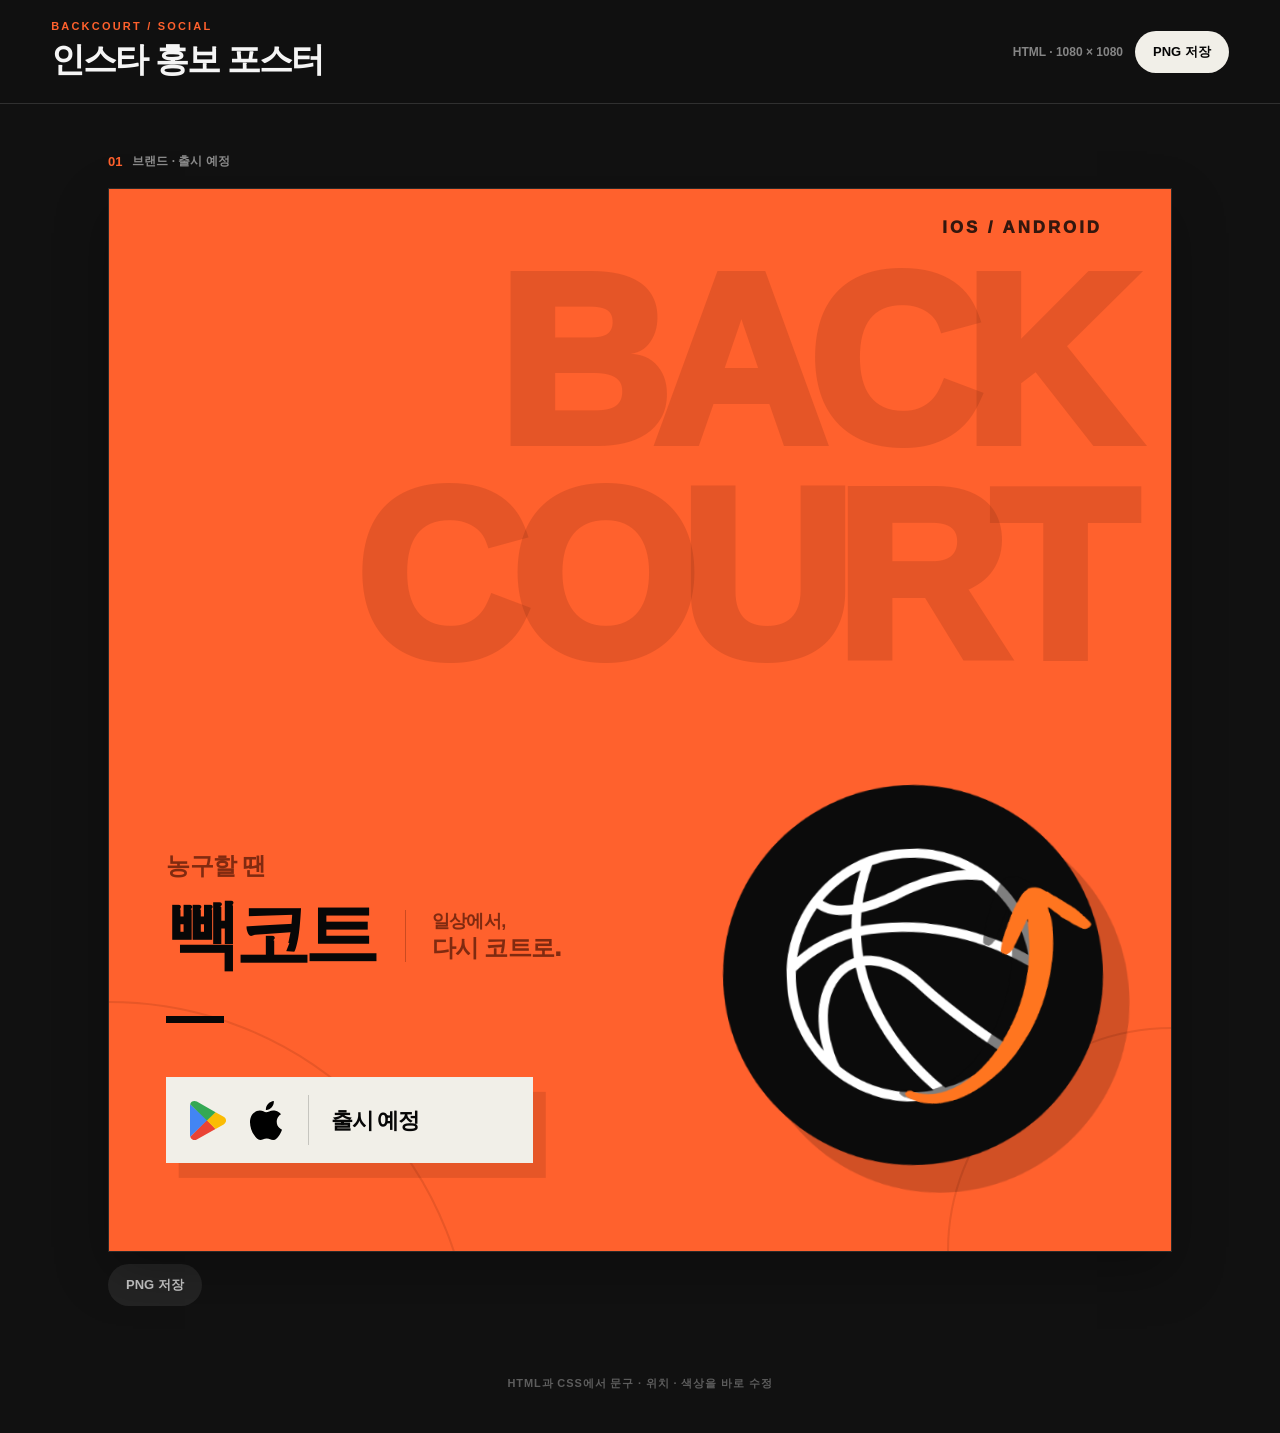
<file: Backcourt-Social/index.html>
<!doctype html>
<html lang="ko">
  <head>
    <meta charset="UTF-8" />
    <meta name="viewport" content="width=device-width, initial-scale=1.0" />
    <meta name="theme-color" content="#111111" />
    <title>빽코트 홍보 포스터</title>
    <link rel="stylesheet" href="./styles.css?v=14" />
  </head>
  <body>
    <header class="studio-header">
      <div>
        <p>BACKCOURT / SOCIAL</p>
        <h1>인스타 홍보 포스터</h1>
      </div>
      <div class="header-actions">
        <span>HTML · 1080 × 1080</span>
        <a href="./exports/backcourt-instagram-01.png" download>PNG 저장</a>
      </div>
    </header>

    <main class="board">
      <article class="creative">
        <div class="creative-meta"><b>01</b><span>브랜드 · 출시 예정</span></div>
        <div class="poster-shell">
          <section class="poster" aria-label="빽코트 출시 예정 홍보 포스터">
            <div class="back-type" aria-hidden="true"><span>BACK</span><span>COURT</span></div>
            <div class="platform">IOS / ANDROID</div>

            <div class="copy">
              <p class="kicker">농구할 땐</p>
              <div class="title-row">
                <h2>빽코트</h2>
                <p class="title-slogan">일상에서,<br /><strong>다시 코트로.</strong></p>
              </div>
              <i aria-hidden="true"></i>
              <div class="launch">
                <div class="store-marks" aria-label="Google Play 및 App Store">
                  <img class="google-play-logo" src="./assets/google-play-logo.svg" alt="Google Play" />
                  <img class="apple-logo" src="./assets/apple-logo.svg" alt="Apple" />
                </div>
                <strong>출시 예정</strong>
              </div>
            </div>

            <img class="hero-icon" src="./assets/app-icon.png" alt="빽코트 앱 아이콘" />
            <div class="court-lines" aria-hidden="true"><i></i><b></b></div>
          </section>
        </div>
        <a class="download" href="./exports/backcourt-instagram-01.png" download>PNG 저장</a>
      </article>
    </main>

    <footer>HTML과 CSS에서 문구 · 위치 · 색상을 바로 수정</footer>
    <script src="./poster.js?v=1"></script>
  </body>
</html>
</file>
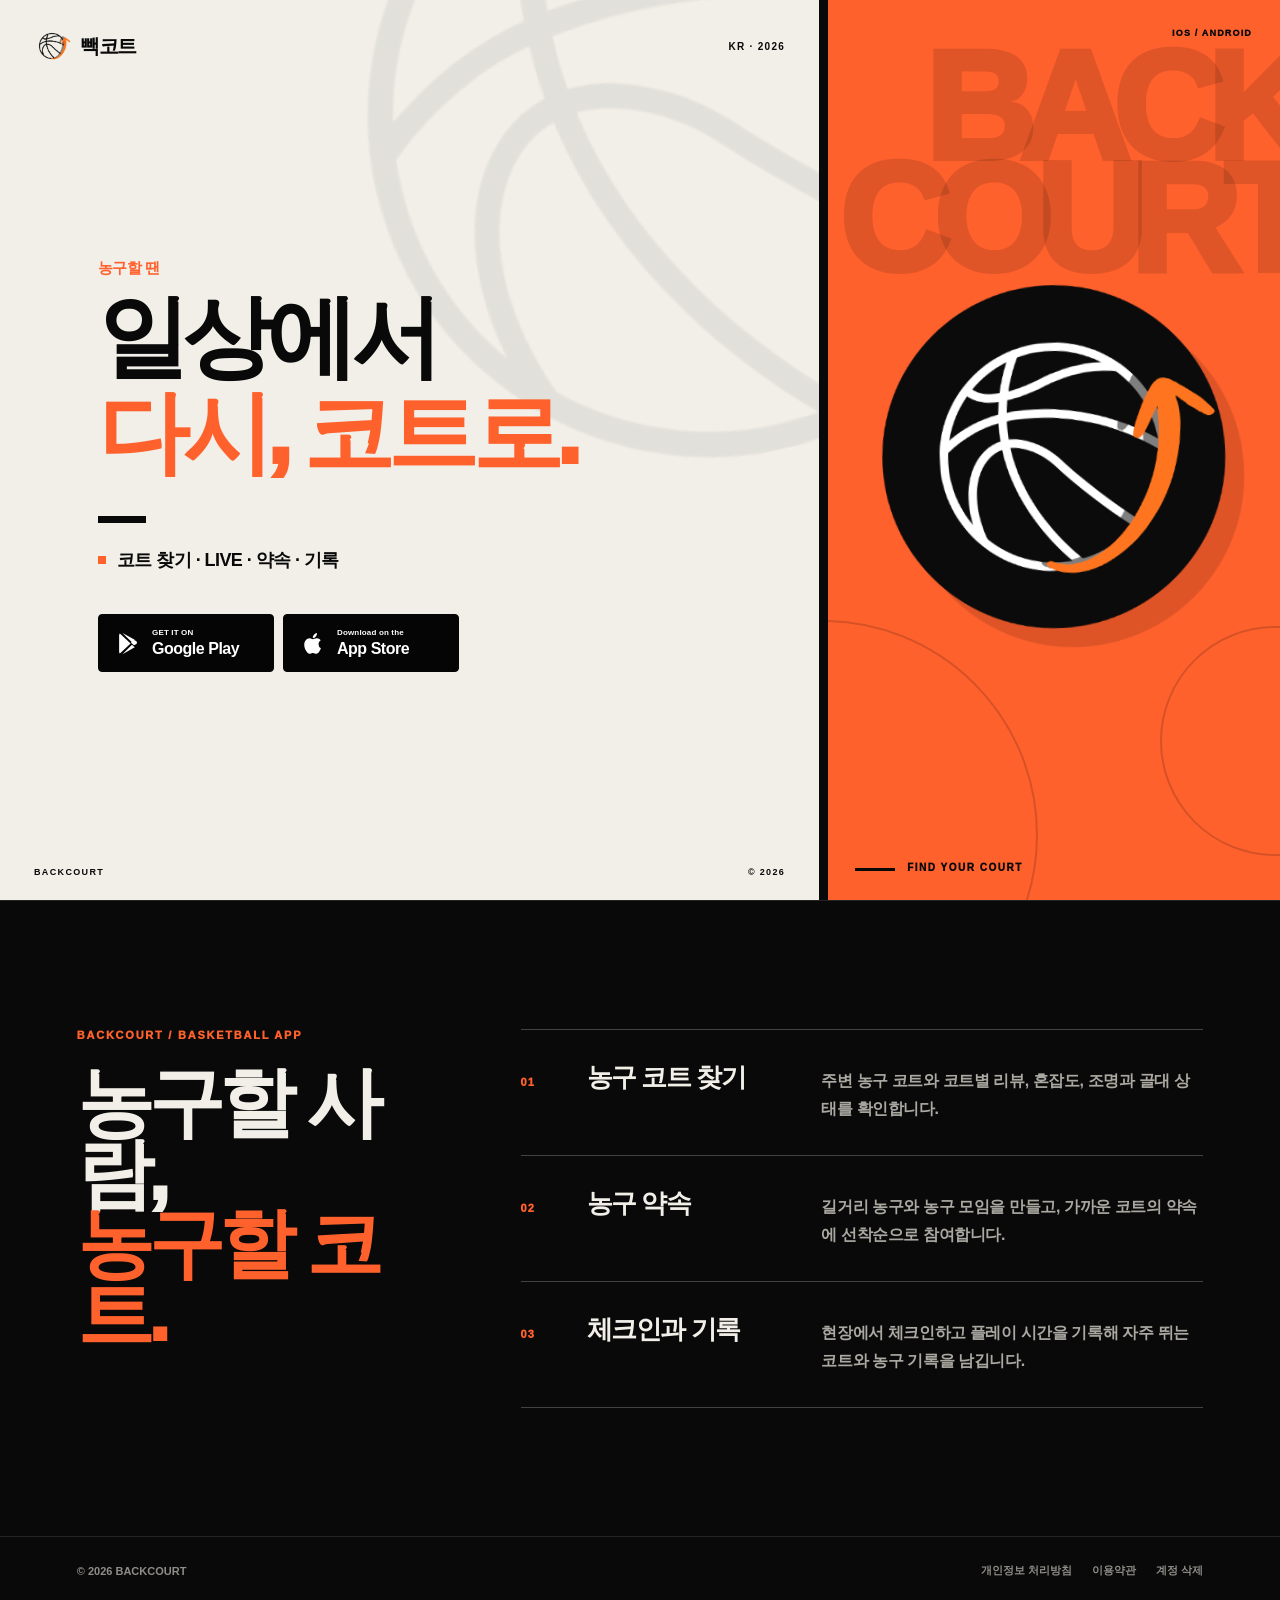
<file: Backcourt-Web/index.html>
<!doctype html>
<html lang="ko">
  <head>
    <meta charset="UTF-8" />
    <meta name="viewport" content="width=device-width, initial-scale=1.0" />
    <meta name="theme-color" content="#f1efe8" />
    <meta name="application-name" content="빽코트" />
    <meta name="apple-mobile-web-app-title" content="빽코트" />
    <meta name="robots" content="index, follow, max-image-preview:large" />
    <meta name="description" content="주변 농구 코트 찾기부터 농구 약속, 길거리 농구 모임, 현장 LIVE와 체크인 기록까지. 농구할 땐 빽코트." />
    <link rel="canonical" href="https://backcourt.kro.kr/" />
    <meta property="og:site_name" content="빽코트" />
    <meta property="og:locale" content="ko_KR" />
    <meta property="og:title" content="빽코트 | 농구 코트 찾기·농구 약속·농구 앱" />
    <meta property="og:description" content="주변 농구 코트 찾기부터 농구 약속, 길거리 농구 모임, 현장 LIVE와 체크인 기록까지." />
    <meta property="og:type" content="website" />
    <meta property="og:url" content="https://backcourt.kro.kr/" />
    <meta property="og:image" content="https://backcourt.kro.kr/assets/icon.png?v=5" />
    <meta property="og:image:alt" content="빽코트 앱 아이콘" />
    <meta name="twitter:card" content="summary" />
    <meta name="twitter:title" content="빽코트 | 농구 코트 찾기·농구 약속·농구 앱" />
    <meta name="twitter:description" content="일상에서, 다시 코트로. 농구할 땐 빽코트." />
    <meta name="twitter:image" content="https://backcourt.kro.kr/assets/icon.png?v=5" />
    <title>빽코트 | 농구 코트 찾기·농구 약속·농구 앱</title>
    <link rel="icon" type="image/png" sizes="96x96" href="/favicon.png?v=5" />
    <link rel="shortcut icon" href="/favicon.png?v=5" />
    <link rel="apple-touch-icon" sizes="180x180" href="/apple-touch-icon.png?v=5" />
    <link rel="stylesheet" href="./styles.css?v=18" />
    <script type="application/ld+json">
      {
        "@context": "https://schema.org",
        "@graph": [
          {
            "@type": "Organization",
            "@id": "https://backcourt.kro.kr/#organization",
            "name": "빽코트",
            "alternateName": "Backcourt",
            "url": "https://backcourt.kro.kr/",
            "logo": {
              "@type": "ImageObject",
              "url": "https://backcourt.kro.kr/icon-192.png?v=5",
              "width": 192,
              "height": 192
            }
          },
          {
            "@type": "WebSite",
            "@id": "https://backcourt.kro.kr/#website",
            "url": "https://backcourt.kro.kr/",
            "name": "빽코트",
            "alternateName": ["Backcourt", "backcourt.kro.kr"],
            "description": "주변 농구 코트 찾기부터 농구 약속, 길거리 농구 모임, 현장 LIVE와 체크인 기록까지.",
            "publisher": { "@id": "https://backcourt.kro.kr/#organization" },
            "inLanguage": "ko-KR"
          },
          {
            "@type": "SoftwareApplication",
            "@id": "https://backcourt.kro.kr/#app",
            "name": "빽코트",
            "alternateName": "Backcourt",
            "url": "https://backcourt.kro.kr/",
            "applicationCategory": "SportsApplication",
            "operatingSystem": "Android, iOS",
            "description": "농구 코트 찾기, 농구 약속, 농구 모임, 현장 LIVE, 체크인과 플레이 기록을 제공하는 농구 앱",
            "keywords": "농구 앱, 농구 코트, 농구 약속, 농구 모임, 길거리 농구, 농구 체크인",
            "featureList": [
              "주변 농구 코트 찾기",
              "코트별 현장 LIVE와 리뷰",
              "선착순 농구 약속과 농구 모임",
              "GPS 체크인과 플레이 기록"
            ]
          }
        ]
      }
    </script>
  </head>
  <body>
    <main class="poster">
      <section class="copy-panel">
        <header>
          <a class="brand" href="/" aria-label="빽코트 홈">
            <img src="./assets/brand-mark-on-light.png" alt="" />
            <strong>빽코트</strong>
          </a>
          <span class="edition">KR · 2026</span>
        </header>

        <img class="ghost-ball" src="./assets/basketball-outline.png?v=1" alt="" aria-hidden="true" />

        <div class="hero-copy">
          <p class="kicker">농구할 땐</p>
          <h1>일상에서<br /><span>다시, 코트로.</span></h1>
          <div class="rule" aria-hidden="true"></div>
          <p class="subcopy">코트 찾기 · LIVE · 약속 · 기록</p>

          <div class="store-buttons" aria-label="앱 다운로드" data-nosnippet>
            <button class="store-button" type="button" data-store="Google Play">
              <svg viewBox="0 0 24 24" aria-hidden="true"><path d="M3.7 2.4 14 12 3.7 21.6a2.6 2.6 0 0 1-.7-1.8V4.2c0-.7.3-1.3.7-1.8Zm11.6 10.8 2.7 2.5L6.2 22.2l9.1-9Zm3.9-3.6c.6.3 1 .9 1 1.5s-.4 1.2-1 1.5l-2 1.1-2.9-2.7 2.9-2.7 2 1.3ZM6.2 1.8 18 8.3l-2.7 2.5-9.1-9Z"/></svg>
              <span><small>GET IT ON</small>Google Play</span>
            </button>
            <button class="store-button" type="button" data-store="App Store">
              <svg viewBox="0 0 24 24" aria-hidden="true"><path d="M16.8 12.8c0-2.6 2.1-3.8 2.2-3.9a4.7 4.7 0 0 0-3.7-2c-1.6-.2-3.1.9-3.9.9-.8 0-2-.9-3.3-.8a4.9 4.9 0 0 0-4.1 2.5c-1.8 3-.5 7.5 1.2 10 .8 1.2 1.8 2.5 3.1 2.4 1.2-.1 1.7-.8 3.2-.8s1.9.8 3.2.8c1.3 0 2.2-1.2 3-2.4a10.7 10.7 0 0 0 1.4-2.9 4.4 4.4 0 0 1-2.3-3.8ZM14.3 5.3A4.5 4.5 0 0 0 15.4 2a4.6 4.6 0 0 0-3 1.6 4.2 4.2 0 0 0-1.1 3.2 3.8 3.8 0 0 0 3-1.5Z"/></svg>
              <span><small>Download on the</small>App Store</span>
            </button>
          </div>
        </div>

        <footer data-nosnippet><span>BACKCOURT</span><span>© 2026</span></footer>
      </section>

      <section class="visual-panel" aria-label="빽코트" data-nosnippet>
        <span class="visual-meta">IOS / ANDROID</span>
        <p class="visual-word" aria-hidden="true">BACK<br />COURT</p>
        <div class="mark-wrap"><img src="./assets/icon.png?v=5" alt="빽코트" /></div>
        <span class="visual-caption">FIND YOUR COURT</span>
        <div class="court-markings" aria-hidden="true"><i></i><b></b></div>
      </section>
    </main>

    <section id="about" class="about" aria-labelledby="about-title">
      <div class="about__head">
        <p>BACKCOURT / BASKETBALL APP</p>
        <h2 id="about-title">농구할 사람,<br /><span>농구할 코트.</span></h2>
      </div>
      <div class="about__items">
        <article>
          <span>01</span>
          <h3>농구 코트 찾기</h3>
          <p>주변 농구 코트와 코트별 리뷰, 혼잡도, 조명과 골대 상태를 확인합니다.</p>
        </article>
        <article>
          <span>02</span>
          <h3>농구 약속</h3>
          <p>길거리 농구와 농구 모임을 만들고, 가까운 코트의 약속에 선착순으로 참여합니다.</p>
        </article>
        <article>
          <span>03</span>
          <h3>체크인과 기록</h3>
          <p>현장에서 체크인하고 플레이 시간을 기록해 자주 뛰는 코트와 농구 기록을 남깁니다.</p>
        </article>
      </div>
    </section>
    <footer class="site-footer">
      <span>© 2026 BACKCOURT</span>
      <nav aria-label="정책">
        <a href="/privacy/">개인정보 처리방침</a>
        <a href="/terms/">이용약관</a>
        <a href="/delete-account/">계정 삭제</a>
      </nav>
    </footer>
    <div id="store-toast" class="store-toast" role="status" aria-live="polite"></div>
    <script src="./app.js?v=1"></script>
  </body>
</html>
</file>
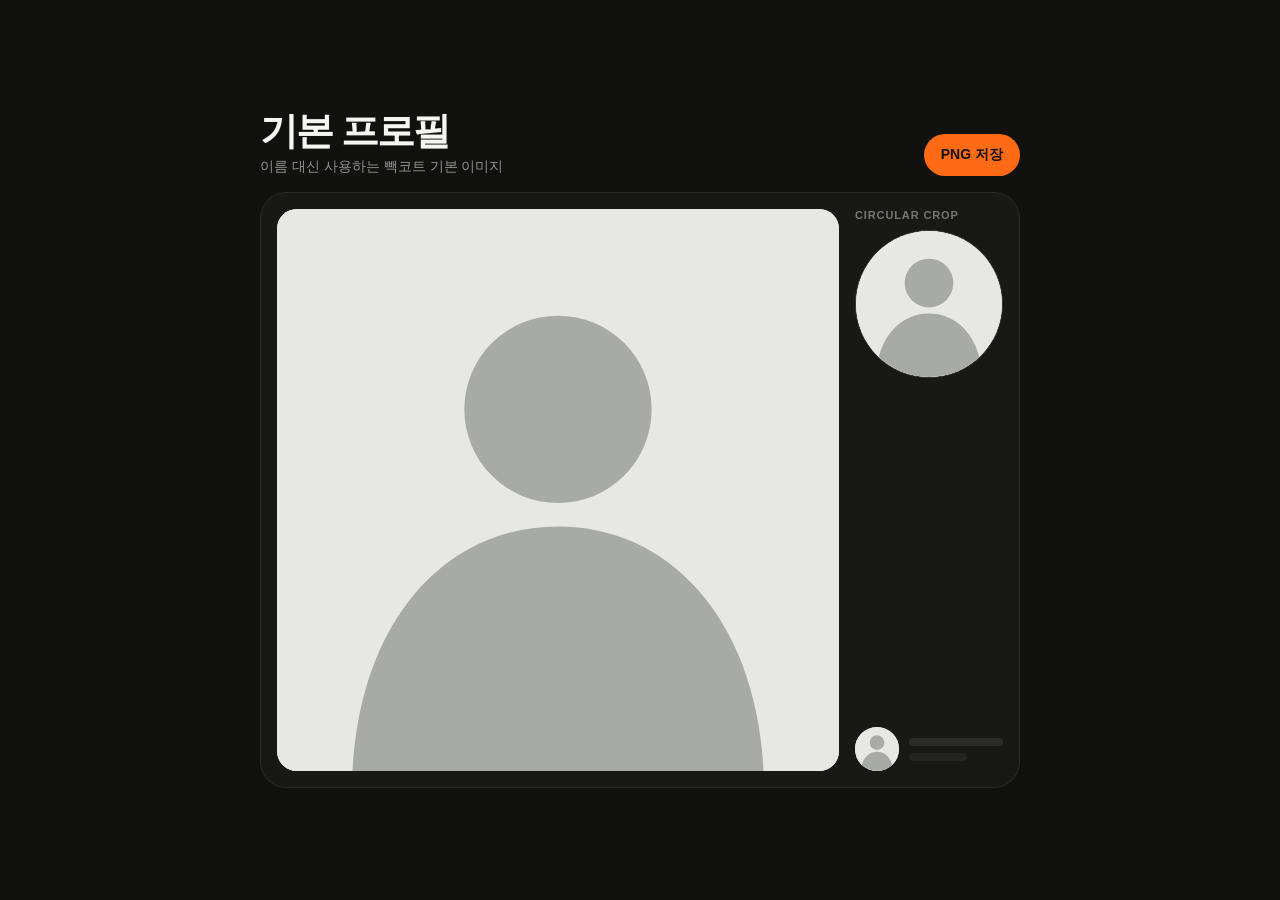
<file: Backcourt-Social/default-profile.html>
<!doctype html>
<html lang="ko">
  <head>
    <meta charset="utf-8" />
    <meta name="viewport" content="width=device-width, initial-scale=1" />
    <title>빽코트 기본 프로필</title>
    <style>
      :root {
        color-scheme: dark;
        font-family: Pretendard, -apple-system, BlinkMacSystemFont, "Segoe UI", sans-serif;
        background: #11110f;
        color: #f5f5f1;
      }

      * { box-sizing: border-box; }
      body { min-height: 100vh; margin: 0; display: grid; place-items: center; padding: 32px; }
      main { width: min(760px, 100%); }
      .top { display: flex; align-items: end; justify-content: space-between; gap: 20px; margin-bottom: 16px; }
      h1 { margin: 0; font-size: clamp(24px, 4vw, 38px); line-height: 1; letter-spacing: -0.05em; }
      p { margin: 8px 0 0; color: #91918b; font-size: 14px; }
      button { flex: 0 0 auto; border: 0; border-radius: 999px; padding: 12px 17px; background: #ff6a14; color: #11110f; font: inherit; font-size: 14px; font-weight: 800; cursor: pointer; }
      .board { display: grid; grid-template-columns: minmax(0, 1fr) 148px; gap: 16px; padding: 16px; border: 1px solid #2a2a27; border-radius: 26px; background: #181816; }
      .avatar { overflow: hidden; aspect-ratio: 1; border-radius: 20px; background: #ebece8; }
      .avatar svg, .circle svg, .mini svg { display: block; width: 100%; height: 100%; }
      .samples { display: flex; flex-direction: column; justify-content: space-between; gap: 18px; }
      .sample-label { margin-bottom: 9px; color: #777772; font-size: 11px; font-weight: 700; letter-spacing: 0.08em; text-transform: uppercase; }
      .circle { overflow: hidden; width: 100%; aspect-ratio: 1; border: 1px solid #32322f; border-radius: 50%; background: #ebece8; }
      .mini-row { display: flex; align-items: center; gap: 10px; }
      .mini { overflow: hidden; width: 44px; aspect-ratio: 1; border-radius: 50%; background: #ebece8; }
      .lines { display: grid; gap: 7px; flex: 1; }
      .line { height: 8px; border-radius: 10px; background: #2b2b28; }
      .line:last-child { width: 62%; background: #242421; }

      @media (max-width: 620px) {
        body { padding: 20px; }
        .top { align-items: center; }
        .board { grid-template-columns: 1fr; }
        .samples { flex-direction: row; align-items: center; }
        .circle { width: 110px; }
        .sample-label { display: none; }
        .mini-row { flex: 1; }
      }

      body.export { display: block; padding: 0; background: #ebece8; }
      body.export main { width: 100vw; }
      body.export .top, body.export .samples { display: none; }
      body.export .board { display: block; padding: 0; border: 0; border-radius: 0; }
      body.export .avatar { width: 100vw; height: 100vh; border-radius: 0; }
    </style>
  </head>
  <body>
    <main>
      <div class="top">
        <div>
          <h1>기본 프로필</h1>
          <p>이름 대신 사용하는 빽코트 기본 이미지</p>
        </div>
        <button id="download" type="button">PNG 저장</button>
      </div>

      <section class="board">
        <div class="avatar" data-avatar></div>
        <aside class="samples">
          <div>
            <div class="sample-label">circular crop</div>
            <div class="circle" data-avatar></div>
          </div>
          <div class="mini-row">
            <div class="mini" data-avatar></div>
            <div class="lines" aria-hidden="true"><div class="line"></div><div class="line"></div></div>
          </div>
        </aside>
      </section>
    </main>

    <template id="avatar-template">
      <svg xmlns="http://www.w3.org/2000/svg" viewBox="0 0 1080 1080" role="img" aria-label="빽코트 기본 프로필 이미지">
        <rect width="1080" height="1080" fill="#E7E7E4"/>
        <circle cx="540" cy="385" r="180" fill="#A8AAA6"/>
        <path fill="#A8AAA6" d="M145 1080c15-292 181-470 395-470s380 178 395 470H145Z"/>
      </svg>
    </template>

    <script>
      const template = document.querySelector('#avatar-template');
      document.querySelectorAll('[data-avatar]').forEach((target) => target.append(template.content.cloneNode(true)));
      if (new URLSearchParams(location.search).has('export')) document.body.classList.add('export');
      document.querySelector('#download').addEventListener('click', () => {
        const svg = template.content.querySelector('svg').cloneNode(true);
        svg.setAttribute('width', '2048');
        svg.setAttribute('height', '2048');
        const source = new XMLSerializer().serializeToString(svg);
        const url = URL.createObjectURL(new Blob([source], { type: 'image/svg+xml;charset=utf-8' }));
        const image = new Image();
        image.onload = () => {
          const canvas = document.createElement('canvas');
          canvas.width = 2048;
          canvas.height = 2048;
          canvas.getContext('2d').drawImage(image, 0, 0, 2048, 2048);
          URL.revokeObjectURL(url);
          const link = document.createElement('a');
          link.download = 'backcourt-default-profile.png';
          link.href = canvas.toDataURL('image/png');
          link.click();
        };
        image.src = url;
      });
    </script>
  </body>
</html>
</file>
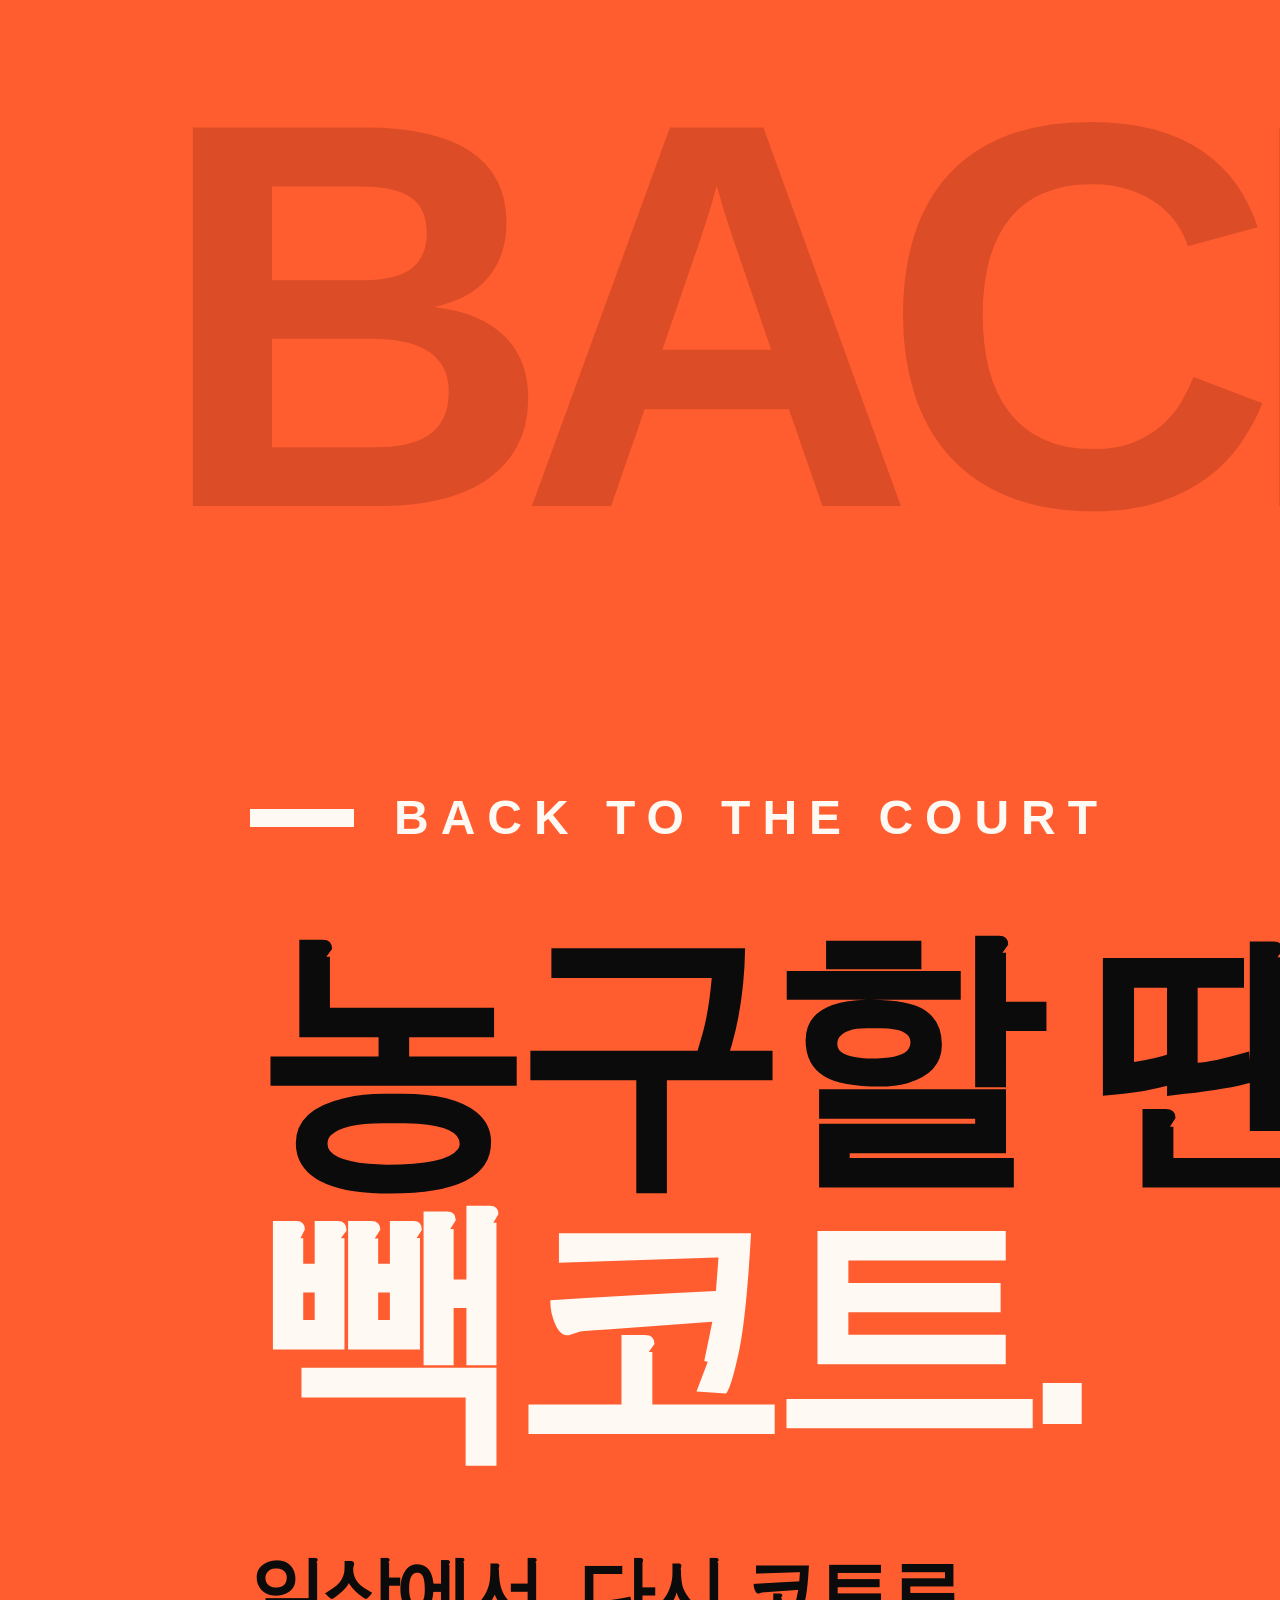
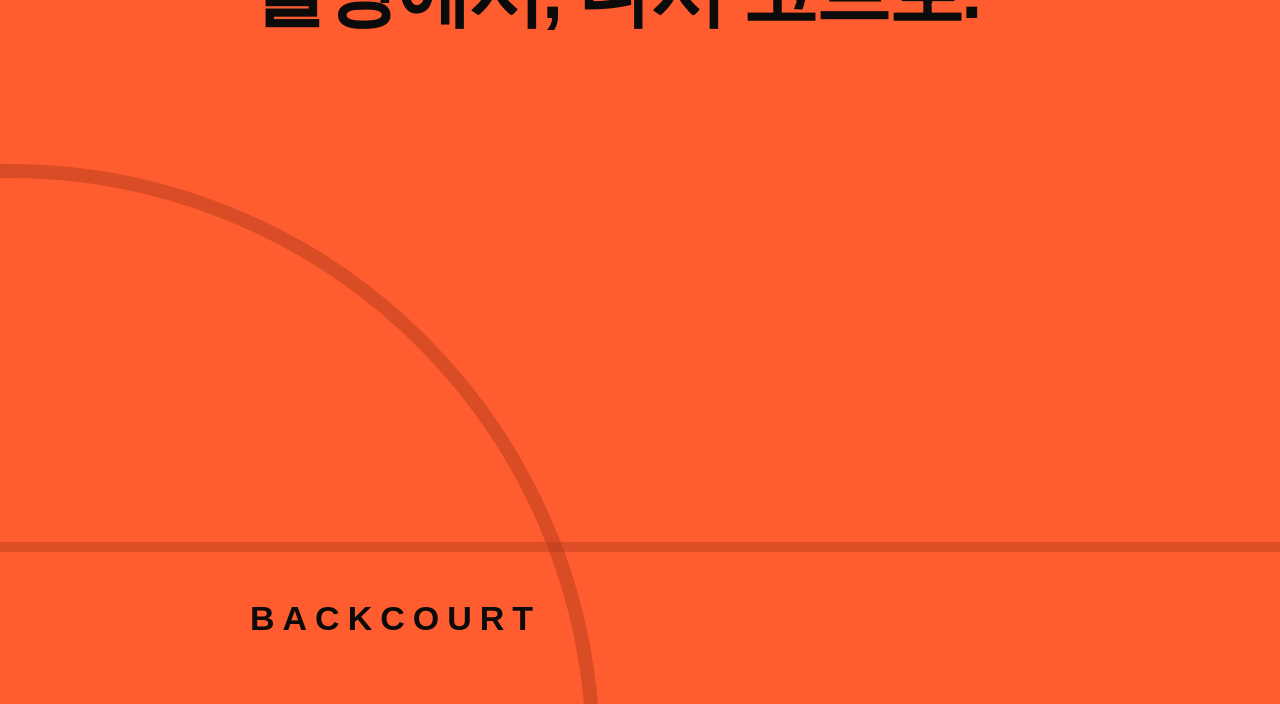
<file: Backcourt-Social/developer-header.html>
<!doctype html>
<html lang="ko">
  <head>
    <meta charset="UTF-8" />
    <meta name="viewport" content="width=device-width, initial-scale=1" />
    <title>빽코트 개발자 계정 헤더</title>
    <style>
      * { box-sizing: border-box; }
      html, body { margin: 0; width: 100%; min-height: 100%; background: #111; }
      body { display: grid; place-items: center; }

      .canvas {
        position: relative;
        width: 4096px;
        height: 2304px;
        overflow: hidden;
        background: #ff5d2f;
        color: #0b0b0b;
        font-family: "Apple SD Gothic Neo", "Noto Sans KR", Arial, sans-serif;
      }

      .back-word {
        position: absolute;
        top: 90px;
        left: 156px;
        margin: 0;
        color: #dc4d27;
        font-family: "Arial Black", Arial, sans-serif;
        font-size: 550px;
        font-weight: 900;
        line-height: .82;
        letter-spacing: -35px;
        white-space: nowrap;
      }

      .copy {
        position: absolute;
        left: 250px;
        top: 790px;
        z-index: 3;
      }

      .eyebrow {
        display: flex;
        align-items: center;
        gap: 40px;
        margin: 0 0 78px;
        color: #fff9f3;
        font-family: "Arial Black", Arial, sans-serif;
        font-size: 48px;
        font-weight: 900;
        letter-spacing: 12px;
      }

      .eyebrow::before {
        content: "";
        width: 104px;
        height: 18px;
        background: #fff9f3;
      }

      h1 {
        margin: 0;
        font-size: 276px;
        font-weight: 900;
        line-height: .98;
        letter-spacing: -18px;
      }

      h1 span { color: #fff9f3; }

      .tagline {
        margin: 78px 0 0;
        font-size: 76px;
        font-weight: 800;
        letter-spacing: -3px;
      }

      .logo-wrap {
        position: absolute;
        z-index: 2;
        width: 1240px;
        height: 1240px;
        right: 270px;
        top: 620px;
        border-radius: 50%;
        background: #0b0b0b;
        box-shadow: 72px 72px 0 rgba(164, 54, 25, .38);
      }

      .logo-wrap img {
        display: block;
        width: 100%;
        height: 100%;
        border-radius: 50%;
      }

      .meta {
        position: absolute;
        right: 260px;
        top: 185px;
        z-index: 4;
        font-family: "Arial Black", Arial, sans-serif;
        font-size: 48px;
        font-weight: 900;
        letter-spacing: 12px;
      }

      .court-line {
        position: absolute;
        border: 14px solid rgba(175, 57, 27, .48);
        border-radius: 50%;
      }

      .court-line.left {
        width: 1180px;
        height: 1180px;
        left: -580px;
        bottom: -640px;
      }

      .court-line.right {
        width: 1280px;
        height: 1280px;
        right: -640px;
        bottom: -520px;
      }

      .baseline {
        position: absolute;
        left: 0;
        right: 0;
        bottom: 152px;
        height: 10px;
        background: rgba(175, 57, 27, .42);
      }

      .foot {
        position: absolute;
        z-index: 3;
        left: 250px;
        right: 250px;
        bottom: 66px;
        display: flex;
        justify-content: space-between;
        font-family: "Arial Black", Arial, sans-serif;
        font-size: 34px;
        font-weight: 900;
        letter-spacing: 8px;
      }
    </style>
  </head>
  <body>
    <main class="canvas" aria-label="빽코트 개발자 계정 헤더">
      <p class="back-word" aria-hidden="true">BACKCOURT</p>
      <span class="meta">BASKETBALL / KR</span>

      <section class="copy">
        <p class="eyebrow">BACK TO THE COURT</p>
        <h1>농구할 땐,<br /><span>빽코트.</span></h1>
        <p class="tagline">일상에서, 다시 코트로.</p>
      </section>

      <div class="logo-wrap">
        <img src="../Backcourt-img/app-icon-square-1024.png" alt="빽코트 로고" />
      </div>

      <i class="court-line left" aria-hidden="true"></i>
      <i class="court-line right" aria-hidden="true"></i>
      <i class="baseline" aria-hidden="true"></i>
      <footer class="foot"><span>BACKCOURT</span><span>© 2026</span></footer>
    </main>
  </body>
</html>
</file>
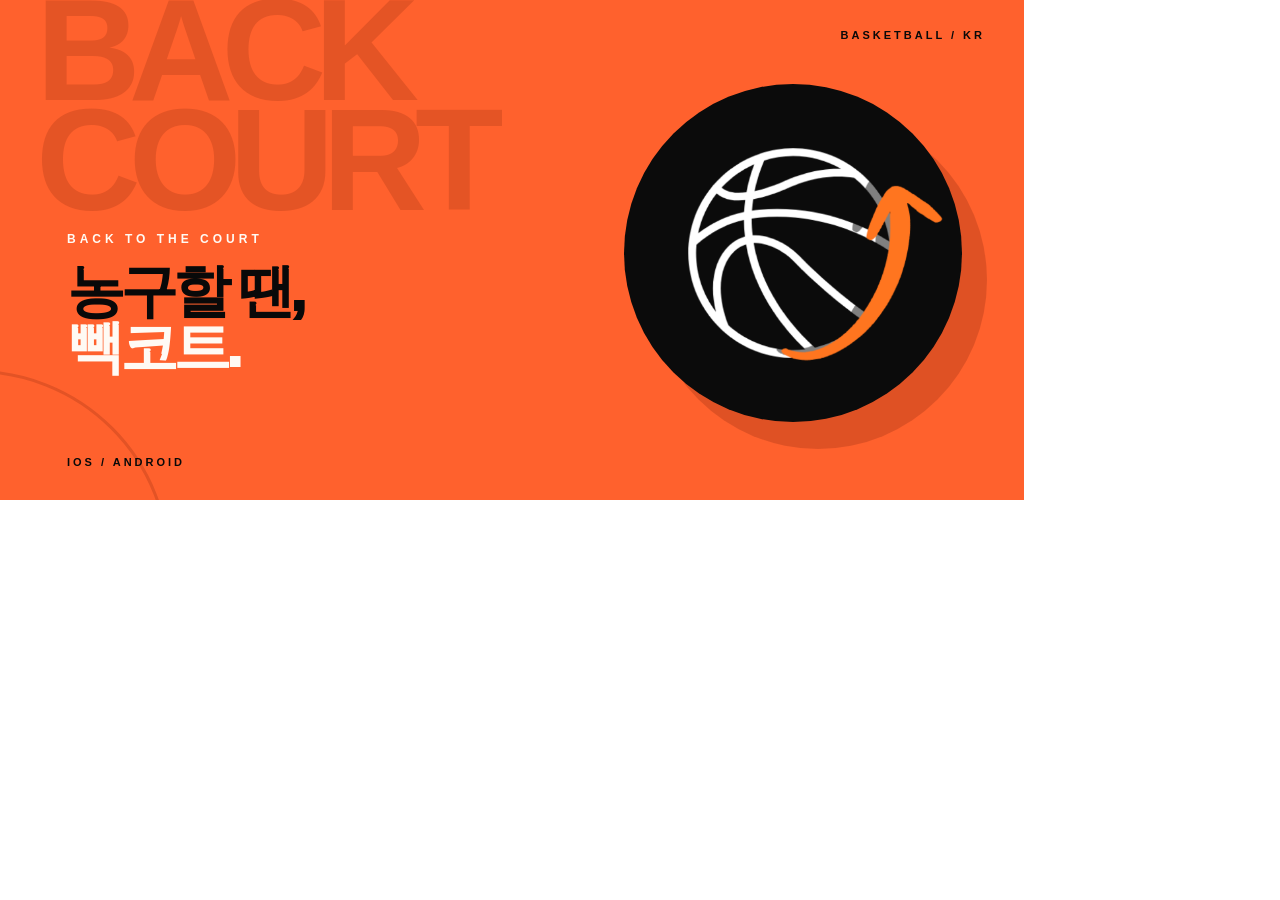
<file: Backcourt-Social/google-play-feature.html>
<!doctype html>
<html lang="ko">
  <head>
    <meta charset="UTF-8" />
    <meta name="viewport" content="width=1024, initial-scale=1" />
    <title>빽코트 Google Play 그래픽</title>
    <style>
      * { box-sizing: border-box; }
      html, body { margin: 0; width: 1024px; height: 500px; overflow: hidden; }
      .canvas {
        position: relative;
        width: 1024px;
        height: 500px;
        overflow: hidden;
        color: #090909;
        background: #ff612d;
        font-family: "Apple SD Gothic Neo", "Noto Sans KR", Arial, sans-serif;
      }
      .back {
        position: absolute;
        top: -5px;
        left: 36px;
        margin: 0;
        color: rgba(105, 27, 7, .18);
        font: 900 145px/.76 "Arial Black", Arial, sans-serif;
        letter-spacing: -12px;
      }
      .copy { position: absolute; z-index: 2; left: 67px; top: 232px; }
      .eyebrow { margin: 0 0 17px; color: #fffaf4; font-size: 12px; font-weight: 900; letter-spacing: 4px; }
      h1 { margin: 0; font-size: 58px; line-height: .96; font-weight: 950; letter-spacing: -5px; }
      h1 span { color: #fffaf4; }
      .line { width: 38px; height: 6px; margin-top: 28px; background: #090909; }
      .logo {
        position: absolute;
        z-index: 2;
        right: 62px;
        top: 84px;
        width: 338px;
        height: 338px;
        border-radius: 50%;
        filter: drop-shadow(25px 27px 0 rgba(137, 39, 14, .27));
      }
      .meta { position: absolute; z-index: 3; top: 29px; right: 39px; font: 900 11px Arial, sans-serif; letter-spacing: 3px; }
      .court { position: absolute; width: 390px; height: 390px; left: -220px; bottom: -260px; border: 3px solid rgba(127, 34, 10, .22); border-radius: 50%; }
      .foot { position: absolute; left: 67px; bottom: 32px; font: 900 11px Arial, sans-serif; letter-spacing: 3px; }
    </style>
  </head>
  <body>
    <main class="canvas">
      <p class="back" aria-hidden="true">BACK<br />COURT</p>
      <span class="meta">BASKETBALL / KR</span>
      <section class="copy">
        <p class="eyebrow">BACK TO THE COURT</p>
        <h1>농구할 땐,<br /><span>빽코트.</span></h1>
        <i class="line" aria-hidden="true"></i>
      </section>
      <img class="logo" src="../Backcourt-img/app-icon-square-1024.png" alt="" />
      <i class="court" aria-hidden="true"></i>
      <span class="foot">IOS / ANDROID</span>
    </main>
  </body>
</html>
</file>
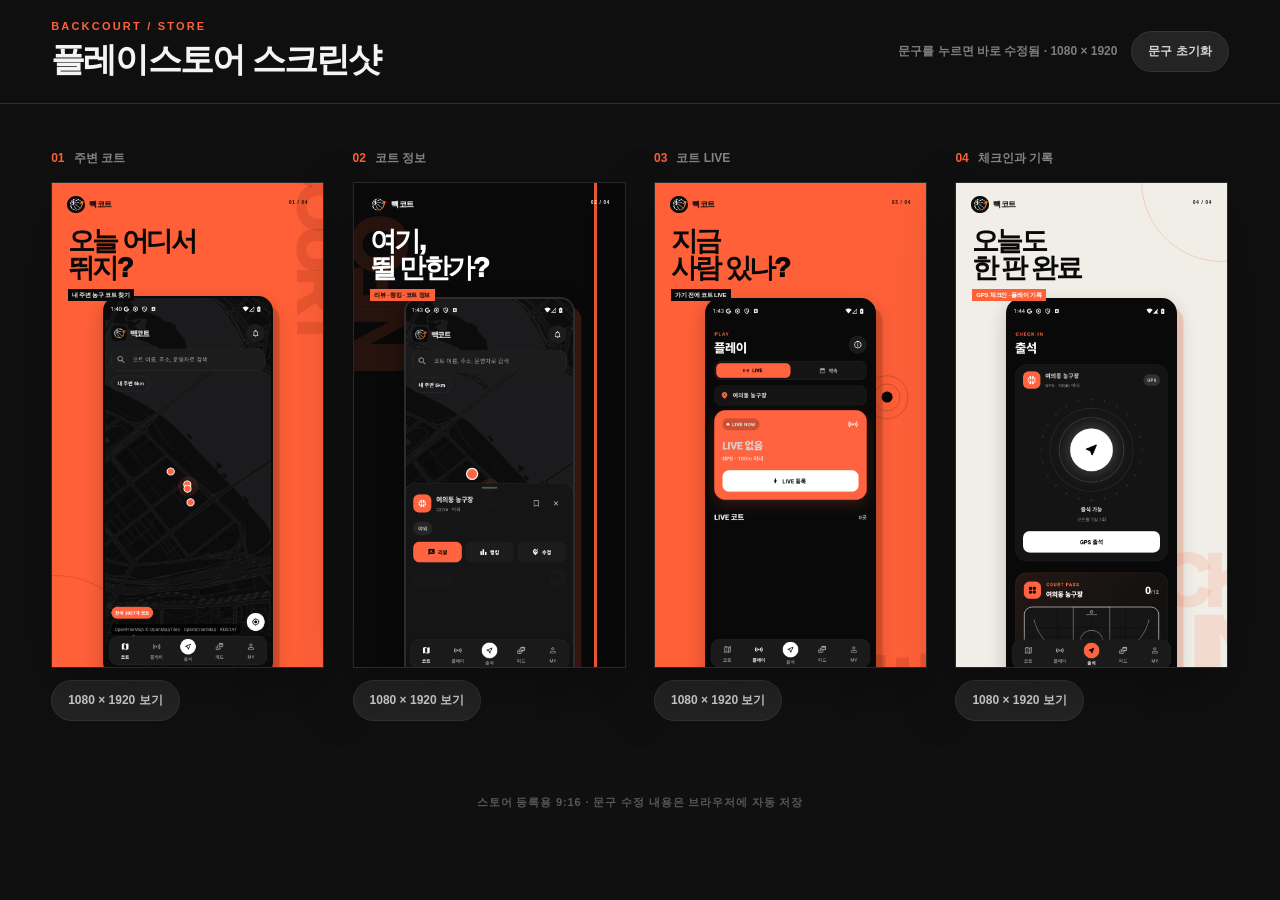
<file: Backcourt-Social/store-screens.html>
<!doctype html>
<html lang="ko">
  <head>
    <meta charset="UTF-8" />
    <meta name="viewport" content="width=device-width, initial-scale=1.0" />
    <meta name="theme-color" content="#101010" />
    <title>빽코트 · 스토어 스크린샷</title>
    <link rel="stylesheet" href="./store-screens.css?v=1" />
  </head>
  <body>
    <header class="studio-header">
      <div>
        <p>BACKCOURT / STORE</p>
        <h1>플레이스토어 스크린샷</h1>
      </div>
      <div class="header-actions">
        <span>문구를 누르면 바로 수정됨 · 1080 × 1920</span>
        <button id="reset-copy" type="button">문구 초기화</button>
      </div>
    </header>

    <main class="board">
      <article class="creative" data-slide="1">
        <div class="creative-meta"><b>01</b><span>주변 코트</span></div>
        <div class="poster-shell">
          <section class="store-shot shot-court" aria-label="내 주변 농구 코트 찾기">
            <div class="shot-brand">
              <img src="./assets/app-icon.png" alt="" />
              <strong>빽코트</strong>
            </div>
            <span class="shot-count">01 / 04</span>
            <div class="giant-type" aria-hidden="true">COURT</div>
            <div class="shot-copy">
              <h2 contenteditable="true" data-edit="court-title">오늘 어디서<br />뛰지?</h2>
              <p contenteditable="true" data-edit="court-sub">내 주변 농구 코트 찾기</p>
            </div>
            <div class="phone phone-map">
              <img src="./assets/play-store-screens/map.png" alt="빽코트 코트 지도 화면" />
            </div>
            <div class="court-line court-line-a" aria-hidden="true"></div>
          </section>
        </div>
        <a class="export-link" href="./store-screens.html?export=1" target="_blank">1080 × 1920 보기</a>
      </article>

      <article class="creative" data-slide="2">
        <div class="creative-meta"><b>02</b><span>코트 정보</span></div>
        <div class="poster-shell">
          <section class="store-shot shot-detail" aria-label="코트 리뷰와 랭킹 정보">
            <div class="shot-brand dark-brand">
              <img src="./assets/app-icon.png" alt="" />
              <strong>빽코트</strong>
            </div>
            <span class="shot-count dark-count">02 / 04</span>
            <div class="giant-type detail-type" aria-hidden="true">INFO</div>
            <div class="shot-copy dark-copy">
              <h2 contenteditable="true" data-edit="detail-title">여기,<br />뛸 만한가?</h2>
              <p contenteditable="true" data-edit="detail-sub">리뷰 · 랭킹 · 코트 정보</p>
            </div>
            <div class="phone phone-detail">
              <img src="./assets/play-store-screens/court-detail.png" alt="빽코트 코트 정보 화면" />
            </div>
            <div class="detail-rule" aria-hidden="true"></div>
          </section>
        </div>
        <a class="export-link" href="./store-screens.html?export=2" target="_blank">1080 × 1920 보기</a>
      </article>

      <article class="creative" data-slide="3">
        <div class="creative-meta"><b>03</b><span>코트 LIVE</span></div>
        <div class="poster-shell">
          <section class="store-shot shot-live" aria-label="코트 현장 LIVE">
            <div class="shot-brand">
              <img src="./assets/app-icon.png" alt="" />
              <strong>빽코트</strong>
            </div>
            <span class="shot-count">03 / 04</span>
            <div class="live-signal" aria-hidden="true"><i></i><i></i><i></i></div>
            <div class="giant-type live-type" aria-hidden="true">LIVE</div>
            <div class="shot-copy">
              <h2 contenteditable="true" data-edit="live-title">지금<br />사람 있나?</h2>
              <p contenteditable="true" data-edit="live-sub">가기 전에 코트 LIVE</p>
            </div>
            <div class="phone phone-live">
              <img src="./assets/play-store-screens/live.png" alt="빽코트 LIVE 화면" />
            </div>
          </section>
        </div>
        <a class="export-link" href="./store-screens.html?export=3" target="_blank">1080 × 1920 보기</a>
      </article>

      <article class="creative" data-slide="4">
        <div class="creative-meta"><b>04</b><span>체크인과 기록</span></div>
        <div class="poster-shell">
          <section class="store-shot shot-checkin" aria-label="GPS 체크인과 플레이 기록">
            <div class="shot-brand">
              <img src="./assets/app-icon.png" alt="" />
              <strong>빽코트</strong>
            </div>
            <span class="shot-count">04 / 04</span>
            <div class="giant-type checkin-type" aria-hidden="true">CHECK<br />IN</div>
            <div class="shot-copy">
              <h2 contenteditable="true" data-edit="checkin-title">오늘도<br />한 판 완료</h2>
              <p contenteditable="true" data-edit="checkin-sub">GPS 체크인 · 플레이 기록</p>
            </div>
            <div class="phone phone-checkin">
              <img src="./assets/play-store-screens/checkin.png" alt="빽코트 체크인 화면" />
            </div>
            <div class="court-line court-line-b" aria-hidden="true"></div>
          </section>
        </div>
        <a class="export-link" href="./store-screens.html?export=4" target="_blank">1080 × 1920 보기</a>
      </article>
    </main>

    <footer>스토어 등록용 9:16 · 문구 수정 내용은 브라우저에 자동 저장</footer>
    <script src="./store-screens.js?v=1"></script>
  </body>
</html>
</file>
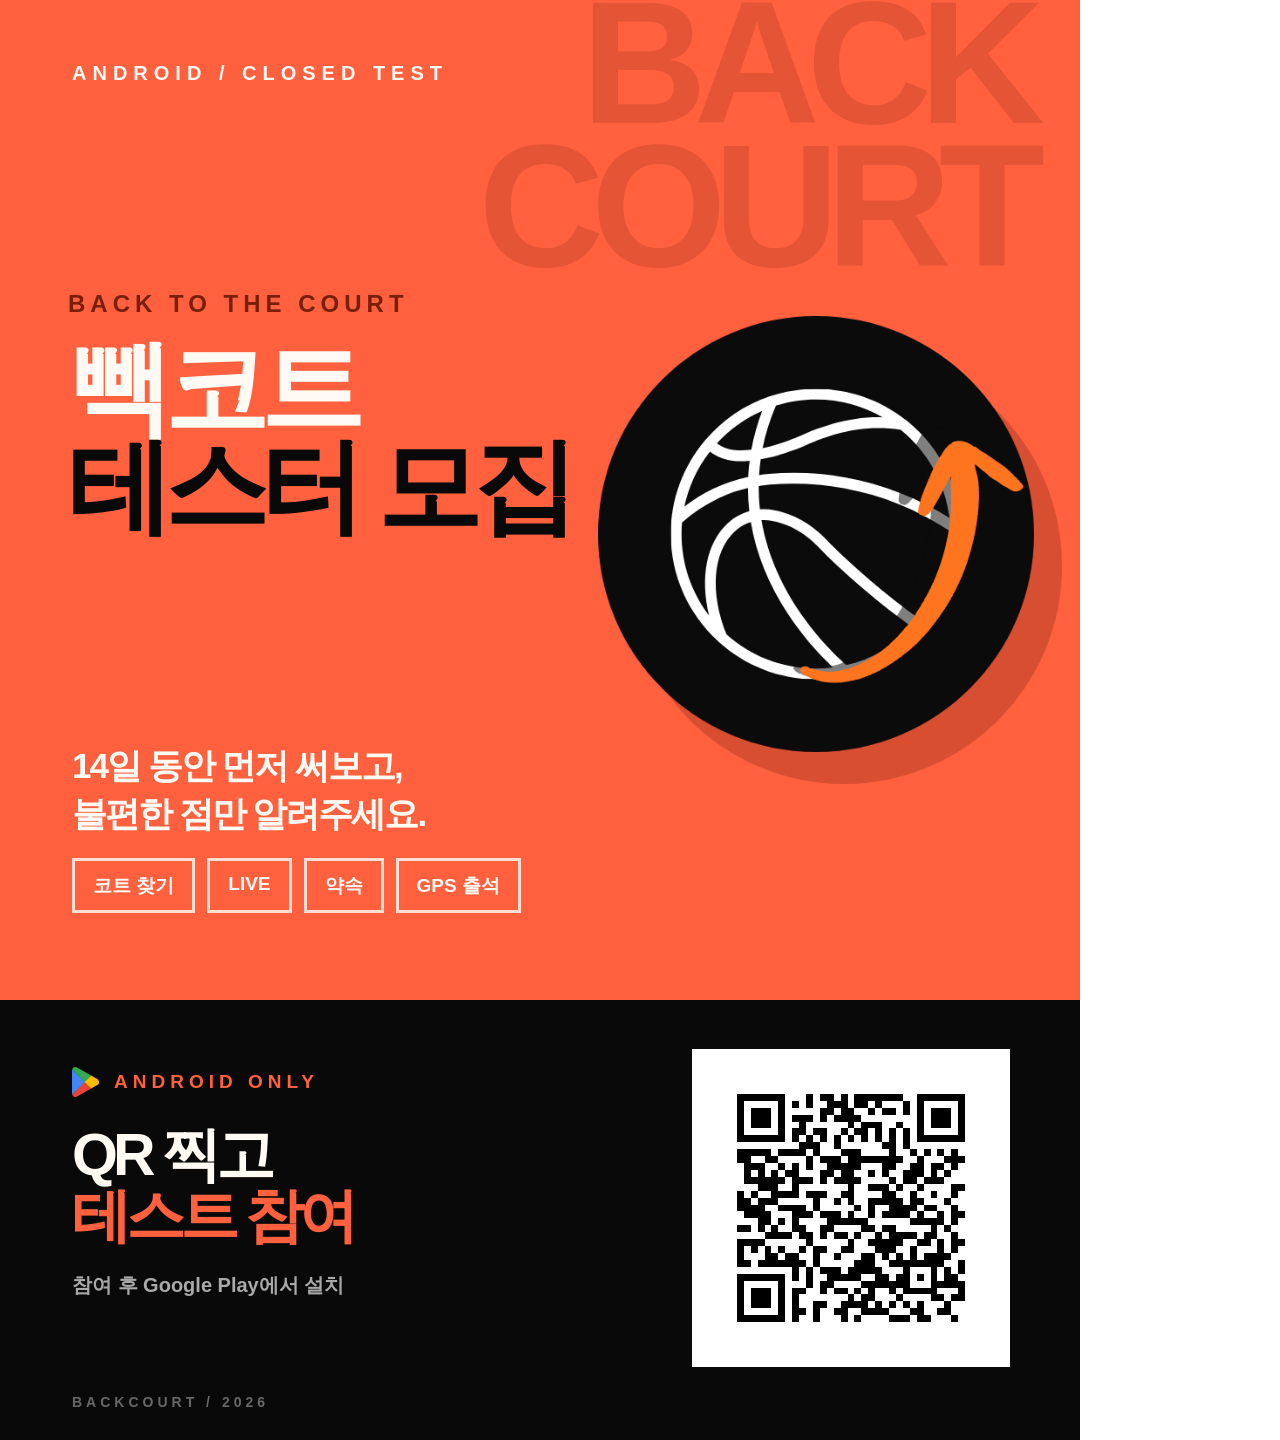
<file: Backcourt-Social/tester-poster.html>
<!doctype html>
<html lang="ko">
  <head>
    <meta charset="UTF-8" />
    <meta name="viewport" content="width=1080, initial-scale=1" />
    <title>빽코트 안드로이드 테스터 모집</title>
    <style>
      * { box-sizing: border-box; }
      html, body { width: 1080px; height: 1440px; margin: 0; overflow: hidden; }
      body { font-family: "Apple SD Gothic Neo", "Noto Sans KR", sans-serif; }
      .poster {
        position: relative;
        width: 1080px;
        height: 1440px;
        overflow: hidden;
        color: #090909;
        background: #ff613f;
      }
      .back-type {
        position: absolute;
        top: -8px;
        right: 48px;
        margin: 0;
        color: rgba(112, 28, 9, .18);
        font: 900 174px/.82 "Arial Black", Arial, sans-serif;
        letter-spacing: -13px;
        text-align: right;
      }
      .meta {
        position: absolute;
        z-index: 3;
        top: 62px;
        left: 72px;
        color: #fffaf4;
        font: 900 20px Arial, sans-serif;
        letter-spacing: 6px;
      }
      .title {
        position: absolute;
        z-index: 3;
        top: 290px;
        left: 68px;
      }
      .title p {
        margin: 0 0 22px;
        color: #781f0b;
        font-size: 24px;
        font-weight: 900;
        letter-spacing: 5px;
      }
      h1 {
        margin: 0;
        color: #fffaf4;
        font-size: 104px;
        line-height: .94;
        font-weight: 950;
        letter-spacing: -8px;
      }
      h1 span { color: #090909; }
      .icon {
        position: absolute;
        z-index: 2;
        top: 316px;
        right: 46px;
        width: 436px;
        height: 436px;
        object-fit: contain;
        filter: drop-shadow(28px 32px 0 rgba(113, 30, 11, .28));
      }
      .copy {
        position: absolute;
        z-index: 3;
        top: 742px;
        left: 72px;
        margin: 0;
        color: #fffaf4;
        font-size: 35px;
        line-height: 1.38;
        font-weight: 900;
        letter-spacing: -2px;
      }
      .features {
        position: absolute;
        z-index: 3;
        top: 858px;
        left: 72px;
        display: flex;
        gap: 12px;
      }
      .features span {
        padding: 12px 18px 11px;
        color: #fffaf4;
        border: 3px solid rgba(255, 250, 244, .82);
        font-size: 19px;
        font-weight: 900;
      }
      .join {
        position: absolute;
        z-index: 4;
        left: 0;
        bottom: 0;
        width: 100%;
        height: 440px;
        color: #fff;
        background: #090909;
      }
      .join-copy { position: absolute; left: 72px; top: 67px; }
      .android {
        display: flex;
        align-items: center;
        gap: 15px;
        margin-bottom: 28px;
        color: #ff613f;
        font: 900 19px Arial, sans-serif;
        letter-spacing: 5px;
      }
      .android img { width: 27px; height: 30px; object-fit: contain; }
      .join h2 {
        margin: 0;
        color: #fffaf4;
        font-size: 59px;
        line-height: 1.03;
        letter-spacing: -5px;
      }
      .join h2 span { color: #ff613f; }
      .join small {
        display: block;
        margin-top: 25px;
        color: #a9a9a9;
        font-size: 20px;
        font-weight: 800;
      }
      .qr-card {
        position: absolute;
        top: 49px;
        right: 70px;
        width: 318px;
        height: 318px;
        display: grid;
        place-items: center;
        background: #fff;
      }
      .qr-card img { width: 256px; height: 256px; image-rendering: pixelated; }
      .foot {
        position: absolute;
        left: 72px;
        bottom: 30px;
        color: #686868;
        font: 900 14px Arial, sans-serif;
        letter-spacing: 4px;
      }
    </style>
  </head>
  <body>
    <main class="poster">
      <p class="back-type" aria-hidden="true">BACK<br />COURT</p>
      <span class="meta">ANDROID / CLOSED TEST</span>

      <section class="title">
        <p>BACK TO THE COURT</p>
        <h1>빽코트<br /><span>테스터 모집</span></h1>
      </section>

      <img class="icon" src="./assets/app-icon.png" alt="" />

      <p class="copy">14일 동안 먼저 써보고,<br />불편한 점만 알려주세요.</p>
      <div class="features" aria-label="주요 기능">
        <span>코트 찾기</span><span>LIVE</span><span>약속</span><span>GPS 출석</span>
      </div>

      <section class="join">
        <div class="join-copy">
          <div class="android">
            <img src="./assets/google-play-logo.svg" alt="" />
            <span>ANDROID ONLY</span>
          </div>
          <h2>QR 찍고<br /><span>테스트 참여</span></h2>
          <small>참여 후 Google Play에서 설치</small>
        </div>
        <div class="qr-card">
          <img src="./assets/tester-qr.png" alt="비공개 테스트 참여 QR 코드" />
        </div>
        <span class="foot">BACKCOURT / 2026</span>
      </section>
    </main>
  </body>
</html>
</file>
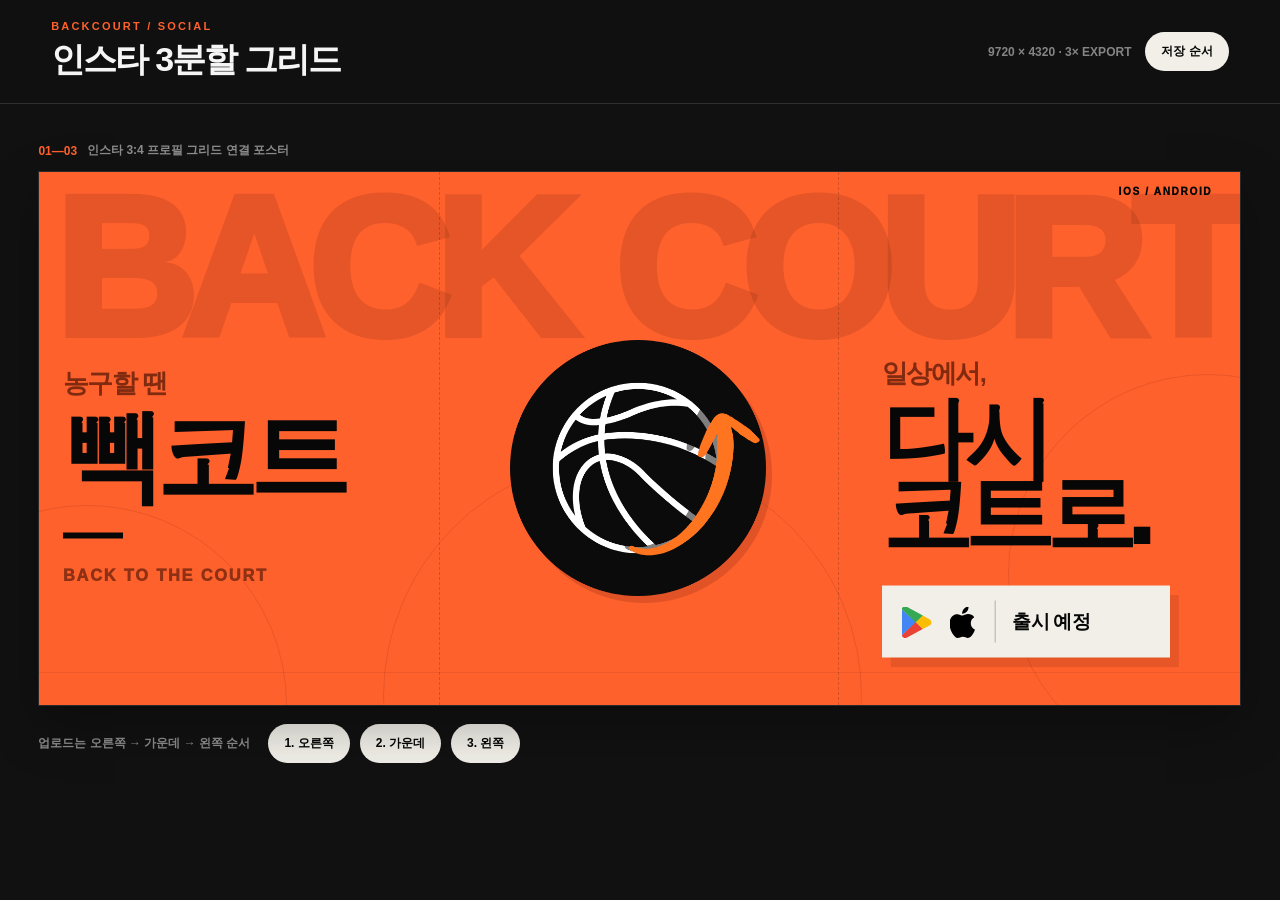
<file: Backcourt-Social/triptych.html>
<!doctype html>
<html lang="ko">
  <head>
    <meta charset="UTF-8" />
    <meta name="viewport" content="width=device-width, initial-scale=1.0" />
    <meta name="theme-color" content="#111111" />
    <title>빽코트 인스타 3분할 그리드</title>
    <link rel="stylesheet" href="./triptych.css?v=1" />
  </head>
  <body>
    <header class="studio-header">
      <div><p>BACKCOURT / SOCIAL</p><h1>인스타 3분할 그리드</h1></div>
      <div class="header-actions"><span>9720 × 4320 · 3× EXPORT</span><a href="#downloads">저장 순서</a></div>
    </header>

    <main class="board">
      <div class="meta"><b>01—03</b><span>인스타 3:4 프로필 그리드 연결 포스터</span></div>
      <div class="triptych-shell">
        <section class="triptych" aria-label="빽코트 인스타그램 연결 포스터">
          <div class="mega-type" aria-hidden="true"><span>BACK</span><span>COURT</span></div>
          <div class="platform">IOS / ANDROID</div>
          <div class="left-copy">
            <p>농구할 땐</p>
            <h2>빽코트</h2>
            <i aria-hidden="true"></i>
            <span>BACK TO THE COURT</span>
          </div>

          <img class="hero-icon" src="./assets/app-icon.png" alt="빽코트 앱 아이콘" />

          <div class="right-copy">
            <p>일상에서,</p>
            <h2>다시<br />코트로.</h2>
            <div class="launch">
              <img src="./assets/google-play-logo.svg" alt="Google Play" />
              <img class="apple-logo" src="./assets/apple-logo.svg" alt="Apple" />
              <i aria-hidden="true"></i>
              <strong>출시 예정</strong>
            </div>
          </div>

          <div class="court-lines" aria-hidden="true"><i></i><b></b><em></em></div>
          <div class="baseline" aria-hidden="true"></div>
          <div class="grid-guides" aria-hidden="true"><i></i><b></b></div>
        </section>
      </div>

      <div class="downloads" id="downloads">
        <p>업로드는 오른쪽 → 가운데 → 왼쪽 순서</p>
        <a href="./exports/backcourt-grid-upload-01-right.png" download>1. 오른쪽</a>
        <a href="./exports/backcourt-grid-upload-02-center.png" download>2. 가운데</a>
        <a href="./exports/backcourt-grid-upload-03-left.png" download>3. 왼쪽</a>
      </div>
    </main>
    <script src="./triptych.js?v=1"></script>
  </body>
</html>
</file>
<file: Backcourt-Social/styles.css>
:root {
  color-scheme: dark;
  --page: #111111;
  --line: #303030;
  --orange: #ff612d;
  --ink: #070707;
  --paper: #f1efe8;
}

* { box-sizing: border-box; }
body { margin: 0; min-width: 320px; color: #f5f5f5; background: var(--page); font-family: -apple-system, BlinkMacSystemFont, "Apple SD Gothic Neo", "Noto Sans KR", sans-serif; }
a { color: inherit; text-decoration: none; }
.studio-header { position: sticky; top: 0; z-index: 10; min-height: 94px; padding: 20px clamp(20px,4vw,58px); display: flex; align-items: center; justify-content: space-between; gap: 20px; background: rgba(17,17,17,.92); border-bottom: 1px solid var(--line); backdrop-filter: blur(18px); }
.studio-header p { margin: 0 0 5px; color: var(--orange); font-size: 11px; font-weight: 900; letter-spacing: .2em; }
.studio-header h1 { margin: 0; font-size: clamp(22px,3vw,34px); letter-spacing: -.055em; }
.header-actions { display: flex; align-items: center; gap: 12px; }
.header-actions span { color: #858585; font-size: 12px; font-weight: 800; }
.header-actions a, .download { padding: 12px 18px; color: #050505; background: var(--paper); border-radius: 999px; font-size: 13px; font-weight: 900; }
.board { width: min(1160px,100%); margin: 0 auto; padding: 42px clamp(18px,4vw,48px) 70px; }
.creative { min-width: 0; }
.creative-meta { min-height: 30px; margin-bottom: 12px; display: flex; align-items: center; gap: 10px; }
.creative-meta b { color: var(--orange); font-size: 13px; }
.creative-meta span { color: #8c8c8c; font-size: 12px; font-weight: 800; }
.poster-shell { width: min(100%,1080px); aspect-ratio: 1; overflow: hidden; container-type: inline-size; background: var(--orange); border: 1px solid #292929; box-shadow: 0 20px 50px rgba(0,0,0,.28); }
.poster { position: relative; width: 100%; height: 100%; overflow: hidden; color: var(--ink); background: var(--orange); letter-spacing: -.045em; }
.back-type { position: absolute; z-index: 0; top: 6.3cqw; right: 5.2cqw; width: 100%; color: rgba(117,38,14,.19); font-family: Arial, "Apple SD Gothic Neo", sans-serif; font-size: 22.6cqw; font-weight: 950; line-height: .895; letter-spacing: -.075em; text-align: right; white-space: nowrap; }
.back-type span { display: block; }
.platform { position: absolute; z-index: 2; top: 2.7cqw; right: 6.5cqw; color: rgba(7,7,7,.82); font-size: 1.58cqw; font-weight: 950; letter-spacing: .18em; }
.copy { position: absolute; z-index: 3; left: 5.4cqw; top: 62.2cqw; }
.copy .kicker { margin: 0 0 1.5cqw; color: rgba(117,38,14,.92); font-size: 2.25cqw; font-weight: 900; }
.title-row { display: flex; align-items: center; gap: 3cqw; }
.copy h2 { margin: 0; color: var(--ink); font-size: 7.05cqw; line-height: 1; font-weight: 950; letter-spacing: -.08em; }
.title-slogan { margin: .25cqw 0 0; padding-left: 2.4cqw; color: rgba(117,38,14,.92); border-left: .18cqw solid rgba(117,38,14,.38); font-size: 1.7cqw; line-height: 1.25; font-weight: 800; letter-spacing: -.035em; }
.title-slogan strong { font-size: 2.25cqw; font-weight: 950; }
.copy > i { width: 5.4cqw; height: .65cqw; margin: 4.1cqw 0 5.1cqw; display: block; background: var(--ink); }
.launch { width: 34.5cqw; height: 8.15cqw; display: flex; align-items: center; color: var(--ink); background: var(--paper); box-shadow: 1.2cqw 1.4cqw 0 rgba(117,38,14,.18); }
.store-marks { height: 4.7cqw; padding: 0 2.1cqw; display: flex; align-items: center; gap: 1.8cqw; border-right: .18cqw solid rgba(7,7,7,.18); }
.store-marks img { width: 3.65cqw; height: 3.65cqw; object-fit: contain; }
.store-marks .apple-logo { filter: none; }
.launch > strong { margin-left: 2.1cqw; font-size: 2.05cqw; font-weight: 950; letter-spacing: -.055em; white-space: nowrap; }
.hero-icon { position: absolute; z-index: 2; left: 57.8cqw; top: 56.1cqw; width: 35.75cqw; height: 35.75cqw; object-fit: contain; transform: rotate(-3deg); filter: drop-shadow(2.4cqw 2.8cqw 0 rgba(0,0,0,.18)); }
.court-lines i, .court-lines b { position: absolute; z-index: 1; display: block; border: .28cqw solid rgba(117,38,14,.17); border-radius: 50%; }
.court-lines i { left: -34.25cqw; bottom: -45cqw; width: 68.5cqw; height: 68.5cqw; }
.court-lines b { right: -21.1cqw; bottom: -21.1cqw; width: 42.2cqw; height: 42.2cqw; }
.download { margin-top: 12px; display: inline-block; color: #c8c8c8; background: #242424; }
footer { padding: 0 20px 42px; color: #5d5d5d; font-size: 11px; font-weight: 800; letter-spacing: .08em; text-align: center; }

body.export-mode { width: 1080px; height: 1080px; min-width: 1080px; overflow: hidden; background: var(--orange); }
.export-mode .studio-header, .export-mode .creative-meta, .export-mode .download, .export-mode footer { display: none; }
.export-mode .board { width: 1080px; height: 1080px; margin: 0; padding: 0; }
.export-mode .creative, .export-mode .poster-shell { width: 1080px; height: 1080px; border: 0; box-shadow: none; }

@media (max-width: 760px) {
  .studio-header { min-height: 82px; }
  .header-actions span { display: none; }
  .header-actions a { padding: 10px 14px; font-size: 12px; }
  .board { padding-top: 28px; }
}
</file>
<file: Backcourt-Web/styles.css>
:root { --paper: #f1efe8; --ink: #090909; --orange: #ff612d; }
* { box-sizing: border-box; }
html, body { min-height: 100%; }
body { margin: 0; color: var(--ink); background: var(--ink); font-family: -apple-system, BlinkMacSystemFont, "Pretendard", "Noto Sans KR", sans-serif; letter-spacing: -.035em; }
a { color: inherit; text-decoration: none; }
img { display: block; }
.poster { min-height: 100svh; display: grid; grid-template-columns: minmax(0, 64fr) minmax(360px, 36fr); overflow: hidden; }
.copy-panel { position: relative; min-height: 100svh; padding: 28px 34px 23px; display: grid; grid-template-rows: auto 1fr auto; overflow: hidden; background: var(--paper); }
header, footer { display: flex; align-items: center; justify-content: space-between; }
.brand { display: flex; align-items: center; gap: 10px; }
.brand img { width: 42px; height: 42px; margin: -3px; object-fit: contain; }
.brand strong { font-size: 20px; font-weight: 950; letter-spacing: -.075em; }
.edition { font-size: 10px; font-weight: 900; letter-spacing: .13em; }
.ghost-ball { position: absolute; z-index: 0; top: clamp(-520px, -34vw, -304px); right: 0; width: clamp(760px, 86vw, 1300px); opacity: .055; transform: translateX(40%) rotate(-13deg); filter: brightness(0); pointer-events: none; }
.copy-panel header, .hero-copy, .copy-panel footer { position: relative; z-index: 1; }
.hero-copy { width: min(760px, 100%); margin: auto 0; padding: 62px 3vw 62px 5vw; }
.kicker { margin: 0 0 15px; color: var(--orange); font-size: 15px; font-weight: 950; }
h1 { margin: 0; font-size: clamp(70px, 7.1vw, 116px); line-height: .96; font-weight: 950; letter-spacing: -.075em; }
h1 span { display: inline-block; margin-top: .1em; color: var(--orange); white-space: nowrap; }
.rule { width: 48px; height: 7px; margin: 40px 0 25px; background: var(--ink); }
.subcopy { margin: 0; display: flex; align-items: center; gap: 11px; font-size: 18px; font-weight: 800; }
.subcopy::before { content: ""; width: 8px; height: 8px; flex: 0 0 auto; background: var(--orange); }
.store-buttons { margin-top: 42px; display: flex; gap: 9px; }
.store-button { min-width: 176px; height: 58px; padding: 0 17px; display: flex; align-items: center; gap: 11px; appearance: none; color: #fff; background: #050505; border: 1px solid #050505; border-radius: 4px; font: inherit; text-align: left; cursor: pointer; transition: transform .15s ease; }
.store-button:hover { transform: translateY(-2px); }
.store-button svg { width: 25px; height: 25px; flex: 0 0 auto; fill: currentColor; }
.store-button span { font-size: 16px; font-weight: 850; line-height: 1; letter-spacing: -.03em; }
.store-button small { margin-bottom: 4px; display: block; font-size: 8px; font-weight: 700; letter-spacing: .02em; }
footer { font-size: 9px; font-weight: 900; letter-spacing: .15em; }
.visual-panel { position: relative; min-height: 100svh; overflow: hidden; background: var(--orange); border-left: 9px solid var(--ink); }
.visual-meta { position: absolute; z-index: 3; top: 28px; right: 28px; font-size: 9px; font-weight: 950; letter-spacing: .13em; }
.visual-word { position: absolute; z-index: 0; top: 52px; right: -19px; margin: 0; color: rgba(0,0,0,.12); font-size: clamp(100px, 12vw, 190px); line-height: .73; font-weight: 950; letter-spacing: -.11em; text-align: right; }
.mark-wrap { position: absolute; z-index: 2; left: 50%; top: 50%; width: min(380px, 76%); aspect-ratio: 1; transform: translate(-50%, -48%) rotate(-3deg); }
.mark-wrap img { width: 100%; height: 100%; object-fit: contain; filter: drop-shadow(18px 20px 0 rgba(0,0,0,.13)); }
.visual-caption { position: absolute; z-index: 3; left: 27px; bottom: 27px; padding-left: 52px; font-size: 10px; font-weight: 950; letter-spacing: .15em; }
.visual-caption::before { content: ""; position: absolute; left: 0; top: 50%; width: 40px; height: 3px; background: var(--ink); }
.court-markings i, .court-markings b { position: absolute; z-index: 1; display: block; border: 2px solid rgba(0,0,0,.16); border-radius: 50%; }
.court-markings i { width: 430px; height: 430px; left: -220px; bottom: -150px; }
.court-markings b { width: 230px; height: 230px; right: -110px; bottom: 44px; }
.about { padding: clamp(78px, 10vw, 150px) clamp(24px, 6vw, 96px); display: grid; grid-template-columns: minmax(300px, .8fr) minmax(0, 1.6fr); gap: clamp(50px, 8vw, 140px); color: var(--paper); background: var(--ink); border-top: 1px solid #242424; }
.about__head > p { margin: 0 0 26px; color: var(--orange); font-size: 11px; font-weight: 950; letter-spacing: .16em; }
.about h2 { margin: 0; font-size: clamp(50px, 6vw, 96px); line-height: .92; font-weight: 950; letter-spacing: -.075em; }
.about h2 span { color: var(--orange); }
.about__items { border-top: 1px solid #424242; }
.about article { padding: 30px 0 32px; display: grid; grid-template-columns: 46px minmax(150px, .72fr) minmax(220px, 1.28fr); gap: 20px; align-items: baseline; border-bottom: 1px solid #424242; }
.about article > span { color: var(--orange); font-size: 11px; font-weight: 950; letter-spacing: .1em; }
.about h3 { margin: 0; font-size: clamp(20px, 2vw, 30px); font-weight: 900; letter-spacing: -.055em; }
.about article p { margin: 0; max-width: 530px; color: #aaa8a1; font-size: 16px; line-height: 1.75; font-weight: 650; letter-spacing: -.025em; }
.site-footer { padding: 26px clamp(20px, 6vw, 96px); display: flex; align-items: center; justify-content: space-between; gap: 24px; color: #8f8d87; background: var(--ink); border-top: 1px solid #242424; font-size: 11px; font-weight: 750; letter-spacing: 0; }
.site-footer nav { display: flex; flex-wrap: wrap; gap: 20px; }
.site-footer a:hover { color: var(--paper); }
.store-toast { position: fixed; z-index: 20; left: 50%; bottom: calc(28px + env(safe-area-inset-bottom)); max-width: calc(100% - 36px); padding: 13px 18px; color: #fff; background: #090909; border: 2px solid var(--orange); font-size: 14px; font-weight: 850; white-space: nowrap; opacity: 0; pointer-events: none; transform: translate(-50%, 16px); transition: opacity .18s ease, transform .18s ease; }
.store-toast.is-visible { opacity: 1; transform: translate(-50%, 0); }
@media (max-width: 900px) {
  .poster { display: block; overflow: visible; }
  .copy-panel { min-height: 82svh; padding: 22px 20px 20px; }
  .hero-copy { padding: 76px 0 66px; }
  h1 { font-size: clamp(60px, 12.5vw, 86px); }
  .visual-panel { min-height: 62svh; border-top: 8px solid var(--ink); border-left: 0; }
  .mark-wrap { width: min(320px, 60%); }
  .about { grid-template-columns: 1fr; }
}
@media (max-width: 560px) {
  body { min-width: 320px; background: var(--paper); }
  .poster { position: relative; height: 100svh; min-height: 0; overflow: hidden; background: var(--paper); }
  .copy-panel { position: relative; z-index: 2; height: 100dvh; min-height: 100svh; padding: calc(18px + env(safe-area-inset-top)) 18px calc(14px + env(safe-area-inset-bottom)); background: transparent; }
  .edition { display: none; }
  .brand img { width: 39px; height: 39px; }
  .brand strong { font-size: 18px; }
  .hero-copy { padding: clamp(34px, 6svh, 58px) 0 clamp(28px, 5svh, 46px); }
  .kicker { margin-bottom: 19px; font-size: 13px; }
  h1 { font-size: clamp(50px, 14vw, 62px); line-height: .98; letter-spacing: -.065em; }
  h1 span { white-space: normal; }
  .rule { width: 42px; height: 6px; margin: 30px 0 21px; }
  .subcopy { font-size: 16px; line-height: 1.45; }
  .ghost-ball { top: max(-344px, -76vw); right: 0; width: clamp(620px, 180vw, 860px); opacity: .045; }
  .store-buttons { margin-top: clamp(28px, 4svh, 34px); flex-direction: column; gap: 8px; }
  .store-button { width: 100%; height: 55px; justify-content: center; }
  .store-button span { width: 112px; }
  footer { position: relative; z-index: 4; padding-top: 14px; border-top: 2px solid var(--ink); }
  footer span:last-child { display: none; }
  .visual-panel { position: absolute; z-index: 1; left: 0; right: 0; bottom: 0; width: 100%; height: clamp(138px, 19svh, 178px); min-height: 0; border-top: 7px solid var(--ink); border-left: 0; }
  .visual-word { display: none; }
  .visual-meta { top: 17px; right: 17px; }
  .mark-wrap { left: auto; right: -24px; top: auto; bottom: -42px; width: 164px; transform: rotate(-5deg); }
  .mark-wrap img { filter: drop-shadow(10px 11px 0 rgba(0,0,0,.13)); }
  .visual-caption { left: 18px; bottom: 38px; }
  .court-markings i { width: 280px; height: 280px; left: -150px; bottom: -160px; }
  .court-markings b { width: 150px; height: 150px; right: 55px; bottom: -80px; }
  .about { padding: 68px 20px 76px; gap: 48px; }
  .about__head > p { margin-bottom: 20px; font-size: 9px; }
  .about h2 { font-size: clamp(48px, 14vw, 62px); }
  .about article { padding: 24px 0 26px; grid-template-columns: 34px 1fr; gap: 8px 10px; }
  .about article > span { grid-row: 1 / span 2; }
  .about h3 { font-size: 22px; }
  .about article p { grid-column: 2; font-size: 15px; line-height: 1.65; }
  .site-footer { align-items: flex-start; flex-direction: column; gap: 16px; }
  .site-footer nav { gap: 14px; }
}
@media (max-height: 730px) and (min-width: 901px) {
  .hero-copy { padding-top: 25px; padding-bottom: 25px; }
  h1 { font-size: 68px; }
  .rule { margin: 22px 0 18px; }
  .store-buttons { margin-top: 26px; }
}
@media (prefers-reduced-motion: reduce) { .store-button { transition: none; } }
</file>
<file: Backcourt-Social/store-screens.css>
:root {
  color-scheme: dark;
  --page: #101010;
  --panel: #191919;
  --line: #303030;
  --orange: #ff6038;
  --orange-deep: #d94c28;
  --ink: #090909;
  --paper: #f0eee7;
  --white: #fff;
}

* { box-sizing: border-box; }
html, body { margin: 0; min-width: 320px; }
body { color: #f4f4f4; background: var(--page); font-family: -apple-system, BlinkMacSystemFont, "Apple SD Gothic Neo", "Noto Sans KR", sans-serif; }
a { color: inherit; text-decoration: none; }
button { font: inherit; }

.studio-header { position: sticky; top: 0; z-index: 20; min-height: 96px; padding: 20px clamp(20px, 4vw, 58px); display: flex; align-items: center; justify-content: space-between; gap: 20px; background: rgba(16,16,16,.92); border-bottom: 1px solid var(--line); backdrop-filter: blur(18px); }
.studio-header p { margin: 0 0 5px; color: var(--orange); font-size: 11px; font-weight: 900; letter-spacing: .2em; }
.studio-header h1 { margin: 0; font-size: clamp(22px, 3vw, 34px); letter-spacing: -.055em; }
.header-actions { display: flex; align-items: center; gap: 14px; }
.header-actions span { color: #7e7e7e; font-size: 12px; font-weight: 800; }
.header-actions button, .export-link { padding: 11px 16px; color: #d5d5d5; background: #242424; border: 1px solid #343434; border-radius: 999px; cursor: pointer; font-size: 12px; font-weight: 900; }

.board { width: min(1760px, 100%); margin: 0 auto; padding: 40px clamp(18px, 4vw, 52px) 74px; display: grid; grid-template-columns: repeat(4, minmax(0, 1fr)); gap: 28px; }
.creative { min-width: 0; }
.creative-meta { min-height: 28px; margin-bottom: 10px; display: flex; align-items: center; gap: 9px; }
.creative-meta b { color: var(--orange); font-size: 12px; }
.creative-meta span { color: #858585; font-size: 12px; font-weight: 800; }
.poster-shell { width: 100%; aspect-ratio: 9 / 16; overflow: hidden; container-type: inline-size; background: var(--orange); border: 1px solid #292929; box-shadow: 0 24px 60px rgba(0,0,0,.28); }
.store-shot { position: relative; width: 100%; height: 100%; overflow: hidden; letter-spacing: -.045em; }
.export-link { margin-top: 12px; display: inline-block; }

.shot-brand { position: absolute; z-index: 8; top: 4.8cqw; left: 5.7cqw; display: flex; align-items: center; gap: 1.7cqw; color: var(--ink); }
.shot-brand img { width: 6.4cqw; height: 6.4cqw; border-radius: 1.45cqw; }
.shot-brand strong { font-size: 2.9cqw; font-weight: 950; letter-spacing: -.085em; }
.dark-brand { color: var(--white); }
.shot-count { position: absolute; z-index: 8; top: 6.4cqw; right: 5.7cqw; color: var(--ink); font-family: Arial, sans-serif; font-size: 1.65cqw; font-weight: 900; letter-spacing: .17em; }
.dark-count { color: var(--white); }
.shot-copy { position: absolute; z-index: 7; top: 16.5cqw; left: 5.8cqw; right: 5.8cqw; color: var(--ink); }
.shot-copy h2 { margin: 0; outline: none; font-size: 10.1cqw; line-height: .98; font-weight: 950; letter-spacing: -.09em; }
.shot-copy p { width: fit-content; margin: 2.7cqw 0 0; padding: 1.2cqw 1.7cqw; outline: none; color: var(--paper); background: var(--ink); font-size: 2.25cqw; line-height: 1; font-weight: 900; letter-spacing: -.045em; }
.dark-copy { color: var(--white); }
.dark-copy p { color: var(--ink); background: var(--orange); }
[contenteditable="true"]:focus { box-shadow: 0 0 0 .25cqw rgba(255,255,255,.65); }

.giant-type { position: absolute; z-index: 0; color: rgba(123,37,12,.17); font-family: Arial, sans-serif; font-size: 24cqw; line-height: .84; font-weight: 950; letter-spacing: -.095em; white-space: nowrap; }
.phone { position: absolute; z-index: 5; overflow: hidden; background: #080808; border: .85cqw solid #090909; border-radius: 5.6cqw; box-shadow: 2.4cqw 3.1cqw 0 rgba(94,31,14,.22), 0 2.8cqw 7cqw rgba(0,0,0,.24); }
.phone img { width: 100%; height: 100%; display: block; object-fit: cover; }

.shot-court { background: var(--orange); }
.shot-court .giant-type { top: 59cqw; right: -8cqw; transform: rotate(90deg); transform-origin: right top; }
.phone-map { top: 41.5cqw; left: 18.7cqw; width: 62.6cqw; height: 140.5cqw; }
.court-line { position: absolute; z-index: 1; border: .35cqw solid rgba(110,32,10,.2); border-radius: 50%; }
.court-line-a { left: -33cqw; bottom: -34cqw; width: 68cqw; height: 68cqw; }

.shot-detail { background: var(--ink); }
.detail-type { top: 71cqw; left: -3cqw; color: rgba(255,96,56,.12); font-size: 28cqw; transform: rotate(-90deg); transform-origin: left top; }
.phone-detail { top: 42cqw; left: 18.5cqw; width: 63cqw; height: 141.4cqw; border-color: #2c2c2c; box-shadow: 2.4cqw 3.1cqw 0 rgba(255,96,56,.18), 0 2.8cqw 7cqw rgba(0,0,0,.5); }
.detail-rule { position: absolute; z-index: 2; top: 0; right: 10.5cqw; width: 1.1cqw; height: 100%; background: var(--orange); opacity: .9; }

.shot-live { background: var(--orange); }
.live-type { right: -4cqw; bottom: 2cqw; color: rgba(122,37,12,.19); font-size: 31cqw; transform: rotate(-90deg); transform-origin: right bottom; }
.phone-live { top: 42.2cqw; left: 18.6cqw; width: 62.8cqw; height: 141cqw; }
.live-signal { position: absolute; z-index: 2; right: 6.5cqw; top: 71cqw; width: 16cqw; height: 16cqw; }
.live-signal i { position: absolute; inset: 50%; border: .55cqw solid rgba(9,9,9,.18); border-radius: 50%; transform: translate(-50%,-50%); }
.live-signal i:nth-child(1) { width: 4cqw; height: 4cqw; background: var(--ink); border: 0; }
.live-signal i:nth-child(2) { width: 10cqw; height: 10cqw; }
.live-signal i:nth-child(3) { width: 16cqw; height: 16cqw; }

.shot-checkin { background: var(--paper); }
.shot-checkin .shot-copy { color: var(--ink); }
.shot-checkin .shot-copy p { color: var(--white); background: var(--orange); }
.checkin-type { right: -8cqw; bottom: -3cqw; color: rgba(255,96,56,.14); font-size: 27cqw; text-align: right; }
.phone-checkin { top: 42.2cqw; left: 18.5cqw; width: 63cqw; height: 141.4cqw; box-shadow: 2.4cqw 3.1cqw 0 rgba(255,96,56,.22), 0 2.8cqw 7cqw rgba(0,0,0,.2); }
.court-line-b { right: -28cqw; top: -31cqw; width: 60cqw; height: 60cqw; border-color: rgba(255,96,56,.24); }

footer { padding: 0 20px 44px; color: #575757; font-size: 11px; font-weight: 800; letter-spacing: .08em; text-align: center; }

body.export-mode { width: 1080px; height: 1920px; min-width: 1080px; overflow: hidden; background: var(--orange); }
.export-mode .studio-header, .export-mode .creative-meta, .export-mode .export-link, .export-mode footer { display: none; }
.export-mode .board { width: 1080px; height: 1920px; margin: 0; padding: 0; display: block; }
.export-mode .creative { display: none; }
.export-mode .creative.is-export { width: 1080px; height: 1920px; display: block; }
.export-mode .poster-shell { width: 1080px; height: 1920px; border: 0; box-shadow: none; }

@media (max-width: 1180px) { .board { grid-template-columns: repeat(2, minmax(0, 1fr)); } }
@media (max-width: 690px) {
  .studio-header { min-height: 82px; }
  .header-actions span { display: none; }
  .header-actions button { padding: 9px 12px; }
  .board { grid-template-columns: 1fr; padding-top: 26px; }
}
</file>
<file: Backcourt-Social/triptych.css>
:root { color-scheme: dark; --page:#111; --line:#303030; --orange:#ff612d; --rust:#75260e; --ink:#070707; --paper:#f1efe8; }
* { box-sizing: border-box; }
html, body { margin: 0; min-width: 320px; }
body { color: #f5f5f5; background: var(--page); font-family: -apple-system, BlinkMacSystemFont, "Apple SD Gothic Neo", "Noto Sans KR", sans-serif; }
a { color: inherit; text-decoration: none; }
.studio-header { position: sticky; top: 0; z-index: 10; min-height: 94px; padding: 20px clamp(20px,4vw,58px); display:flex; align-items:center; justify-content:space-between; gap:20px; background:rgba(17,17,17,.92); border-bottom:1px solid var(--line); backdrop-filter:blur(18px); }
.studio-header p { margin:0 0 5px; color:var(--orange); font-size:11px; font-weight:900; letter-spacing:.2em; }
.studio-header h1 { margin:0; font-size:clamp(22px,3vw,34px); letter-spacing:-.055em; }
.header-actions { display:flex; align-items:center; gap:14px; }
.header-actions span { color:#858585; font-size:12px; font-weight:800; }
.header-actions a, .downloads a { padding:11px 16px; color:#050505; background:var(--paper); border-radius:999px; font-size:12px; font-weight:900; }
.board { width:min(1540px,100%); margin:0 auto; padding:38px clamp(18px,3vw,44px) 70px; }
.meta { margin-bottom:12px; display:flex; align-items:center; gap:10px; font-size:12px; font-weight:850; }
.meta b { color:var(--orange); }
.meta span { color:#8c8c8c; }
.triptych-shell { width:100%; aspect-ratio:9/4; overflow:hidden; container-type:size; background:var(--orange); border:1px solid #292929; box-shadow:0 20px 50px rgba(0,0,0,.28); }
.triptych { position:relative; width:100%; height:100%; overflow:hidden; color:var(--ink); background:var(--orange); letter-spacing:-.045em; }
.mega-type { position:absolute; z-index:0; top:1.8cqh; left:2.5cqh; right:1.2cqh; display:flex; align-items:flex-start; justify-content:space-between; gap:1.2cqh; color:rgba(117,38,14,.19); font-family:Arial,"Apple SD Gothic Neo",sans-serif; font-size:37cqh; line-height:.9; font-weight:950; letter-spacing:-.08em; white-space:nowrap; }
.platform { position:absolute; z-index:3; top:2.55cqh; right:5.25cqh; font-size:1.9cqh; font-weight:950; letter-spacing:.16em; }
.left-copy { position:absolute; z-index:3; left:4.5cqh; top:36.5cqh; transform:scale(1.5); transform-origin:top left; }
.left-copy p { margin:0 0 1.2cqh; color:rgba(117,38,14,.92); font-size:3.2cqh; font-weight:900; }
.left-copy h2 { margin:0; font-size:12.7cqh; line-height:.93; font-weight:950; letter-spacing:-.09em; }
.left-copy i { width:7.6cqh; height:.82cqh; margin:3.5cqh 0 2.5cqh; display:block; background:var(--ink); }
.left-copy span { color:rgba(117,38,14,.82); font-size:2.05cqh; font-weight:950; letter-spacing:.11em; }
.hero-icon { position:absolute; z-index:3; left:88.5cqh; top:31.5cqh; width:48cqh; height:48cqh; object-fit:contain; filter:drop-shadow(1.15cqh 1.35cqh 0 rgba(117,38,14,.22)); }
.right-copy { position:absolute; z-index:3; left:158.25cqh; top:34.5cqh; transform:scale(1.5); transform-origin:top left; }
.right-copy > p { margin:0 0 1.25cqh; color:rgba(117,38,14,.92); font-size:3.2cqh; font-weight:900; }
.right-copy > h2 { margin:0; font-size:11.25cqh; line-height:.84; font-weight:950; letter-spacing:-.09em; }
.launch { width:36cqh; height:9cqh; margin-top:4.3cqh; padding:0 2.3cqh; display:flex; align-items:center; gap:1.75cqh; background:var(--paper); box-shadow:1.1cqh 1.2cqh 0 rgba(117,38,14,.18); }
.launch img { width:4cqh; height:4cqh; object-fit:contain; }
.launch .apple-logo { filter:none; }
.launch i { width:.17cqh; height:5.2cqh; margin-left:.25cqh; background:rgba(7,7,7,.18); }
.launch strong { margin-left:.35cqh; font-size:2.4cqh; font-weight:950; white-space:nowrap; }
.court-lines i, .court-lines b, .court-lines em { position:absolute; z-index:1; display:block; border:.28cqh solid rgba(117,38,14,.17); border-radius:50%; }
.court-lines i { left:-28.5cqh; bottom:-37.5cqh; width:75cqh; height:75cqh; }
.court-lines b { left:64.5cqh; bottom:-43.5cqh; width:90cqh; height:90cqh; }
.court-lines em { right:-31.5cqh; bottom:-13cqh; width:75cqh; height:75cqh; }
.baseline { position:absolute; z-index:1; left:0; right:0; bottom:6cqh; height:.22cqh; background:rgba(117,38,14,.12); }
.grid-guides i, .grid-guides b { position:absolute; z-index:8; top:0; bottom:0; width:1px; border-left:1px dashed rgba(7,7,7,.18); }
.grid-guides i { left:75cqh; }
.grid-guides b { left:150cqh; }
.downloads { margin-top:18px; display:flex; align-items:center; flex-wrap:wrap; gap:10px; }
.downloads p { margin:0 8px 0 0; color:#8c8c8c; font-size:12px; font-weight:850; }

body.export-mode { width:1080px; height:1440px; min-width:1080px; overflow:hidden; background:var(--orange); }
.export-mode .studio-header, .export-mode .meta, .export-mode .downloads { display:none; }
.export-mode .board { width:3240px; height:1440px; margin:0; padding:0; }
.export-mode .triptych-shell { width:3240px; height:1440px; border:0; box-shadow:none; }
.export-mode .grid-guides { display:none; }
.export-mode.panel-1 .triptych-shell { transform:translateX(0); }
.export-mode.panel-2 .triptych-shell { transform:translateX(-1080px); }
.export-mode.panel-3 .triptych-shell { transform:translateX(-2160px); }

body.panorama-mode { width:3240px; height:1440px; min-width:3240px; overflow:hidden; }
.panorama-mode .studio-header, .panorama-mode .meta, .panorama-mode .downloads { display:none; }
.panorama-mode .board { width:3240px; height:1440px; margin:0; padding:0; }
.panorama-mode .triptych-shell { width:3240px; height:1440px; border:0; box-shadow:none; }
.panorama-mode .grid-guides { display:none; }

@media (max-width:760px) { .studio-header { min-height:82px; } .header-actions span { display:none; } .board { padding-top:26px; } }
</file>
